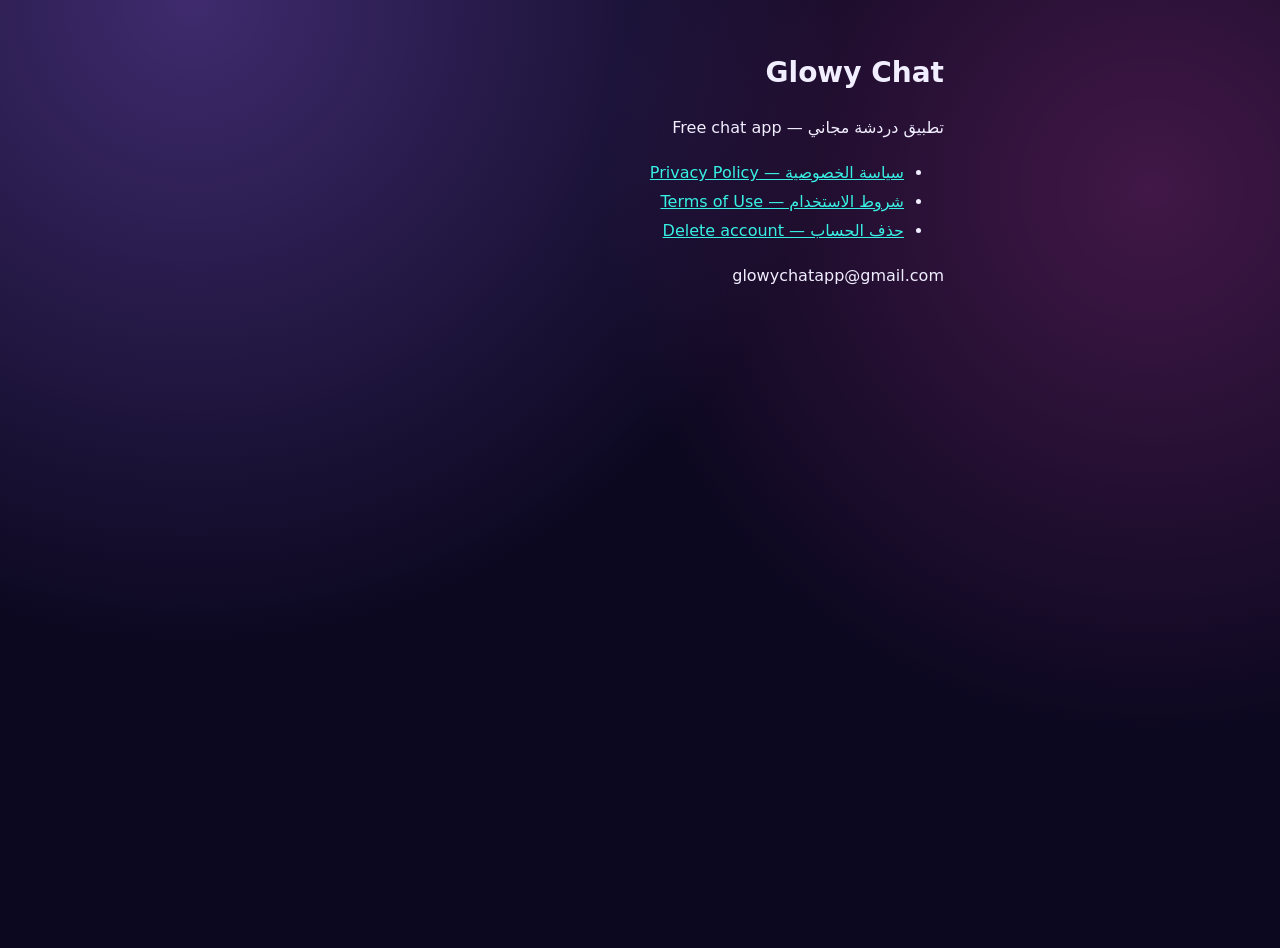
<file: index.html>
<!doctype html><html lang="ar" dir="rtl"><head><meta charset="utf-8"><meta name="viewport" content="width=device-width,initial-scale=1"><title>Glowy Chat</title><link rel="icon" href="favicon-64.png"><link rel="stylesheet" href="legal.css"></head>
<body><main style="max-width:640px;margin:48px auto;padding:0 16px;font-family:system-ui,sans-serif;line-height:1.8">
<h1>Glowy Chat</h1><p>تطبيق دردشة مجاني — Free chat app</p>
<ul><li><a href="privacy.html">سياسة الخصوصية — Privacy Policy</a></li><li><a href="terms.html">شروط الاستخدام — Terms of Use</a></li><li><a href="delete-account.html">حذف الحساب — Delete account</a></li></ul>
<p>glowychatapp@gmail.com</p></main></body></html>
</file>
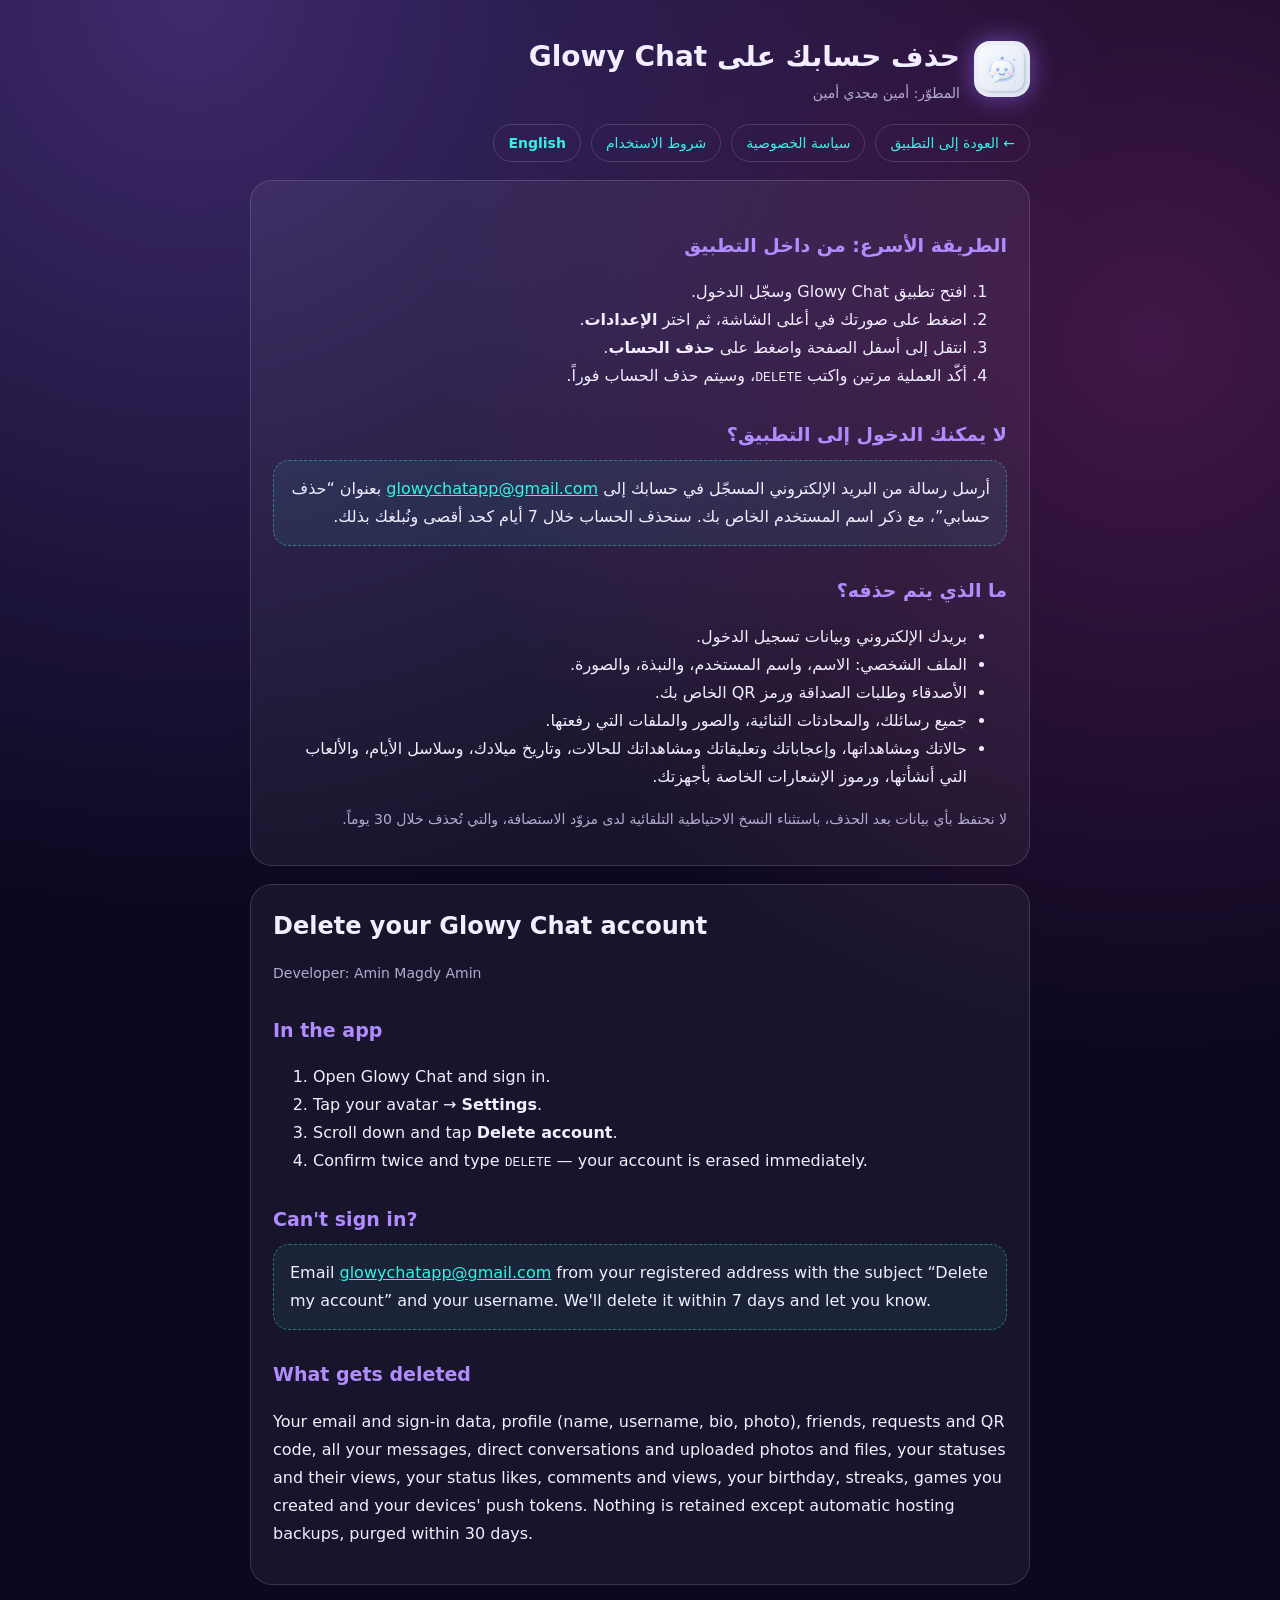
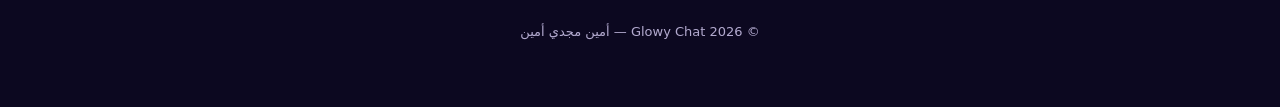
<file: delete-account.html>
<!doctype html>
<html lang="ar" dir="rtl">
  <head>
    <meta charset="UTF-8" />
    <meta name="viewport" content="width=device-width, initial-scale=1" />
    <title>حذف الحساب — Glowy Chat</title>
    <link rel="icon" type="image/png" href="favicon-64.png" />
    <link rel="stylesheet" href="legal.css" />
  </head>
  <body>
    <main>
      <header>
        <img src="glowy-icon-192.png" alt="Glowy Chat" />
        <div>
          <h1>حذف حسابك على Glowy Chat</h1>
          <div class="muted">المطوّر: أمين مجدي أمين</div>
        </div>
      </header>
      <nav>
        <a href="index.html">← العودة إلى التطبيق</a>
        <a href="privacy.html">سياسة الخصوصية</a>
        <a href="terms.html">شروط الاستخدام</a>
        <a class="lang-switch" href="#english">English</a>
      </nav>

      <section>
        <h2>الطريقة الأسرع: من داخل التطبيق</h2>
        <ol>
          <li>افتح تطبيق Glowy Chat وسجّل الدخول.</li>
          <li>اضغط على صورتك في أعلى الشاشة، ثم اختر <strong>الإعدادات</strong>.</li>
          <li>انتقل إلى أسفل الصفحة واضغط على <strong>حذف الحساب</strong>.</li>
          <li>أكّد العملية مرتين واكتب <code>DELETE</code>، وسيتم حذف الحساب فوراً.</li>
        </ol>

        <h2>لا يمكنك الدخول إلى التطبيق؟</h2>
        <div class="box">
          أرسل رسالة من البريد الإلكتروني المسجّل في حسابك إلى
          <a href="mailto:glowychatapp@gmail.com?subject=Glowy%20-%20Delete%20my%20account">glowychatapp@gmail.com</a>
          بعنوان “حذف حسابي”، مع ذكر اسم المستخدم الخاص بك. سنحذف الحساب خلال 7 أيام كحد أقصى ونُبلغك بذلك.
        </div>

        <h2>ما الذي يتم حذفه؟</h2>
        <ul>
          <li>بريدك الإلكتروني وبيانات تسجيل الدخول.</li>
          <li>الملف الشخصي: الاسم، واسم المستخدم، والنبذة، والصورة.</li>
          <li>الأصدقاء وطلبات الصداقة ورمز QR الخاص بك.</li>
          <li>جميع رسائلك، والمحادثات الثنائية، والصور والملفات التي رفعتها.</li>
          <li>حالاتك ومشاهداتها، وإعجاباتك وتعليقاتك ومشاهداتك للحالات، وتاريخ ميلادك، وسلاسل الأيام، والألعاب التي أنشأتها، ورموز الإشعارات الخاصة بأجهزتك.</li>
        </ul>
        <p class="muted">لا نحتفظ بأي بيانات بعد الحذف، باستثناء النسخ الاحتياطية التلقائية لدى مزوّد الاستضافة، والتي تُحذف خلال 30 يوماً.</p>
      </section>

      <section id="english" dir="ltr" lang="en">
        <h1 style="font-size: 24px">Delete your Glowy Chat account</h1>
        <p class="muted">Developer: Amin Magdy Amin</p>
        <h2>In the app</h2>
        <ol>
          <li>Open Glowy Chat and sign in.</li>
          <li>Tap your avatar → <strong>Settings</strong>.</li>
          <li>Scroll down and tap <strong>Delete account</strong>.</li>
          <li>Confirm twice and type <code>DELETE</code> — your account is erased immediately.</li>
        </ol>
        <h2>Can't sign in?</h2>
        <div class="box">
          Email <a href="mailto:glowychatapp@gmail.com?subject=Glowy%20-%20Delete%20my%20account">glowychatapp@gmail.com</a>
          from your registered address with the subject “Delete my account” and your username. We'll delete it within 7 days and let you know.
        </div>
        <h2>What gets deleted</h2>
        <p>
          Your email and sign-in data, profile (name, username, bio, photo), friends, requests and QR code, all your messages,
          direct conversations and uploaded photos and files, your statuses and their views, your status likes, comments and views, your birthday, streaks, games you created and your devices' push tokens.
          Nothing is retained except automatic hosting backups, purged within 30 days.
        </p>
      </section>

      <footer>© 2026 Glowy Chat — أمين مجدي أمين</footer>
    </main>
  </body>
</html>
</file>
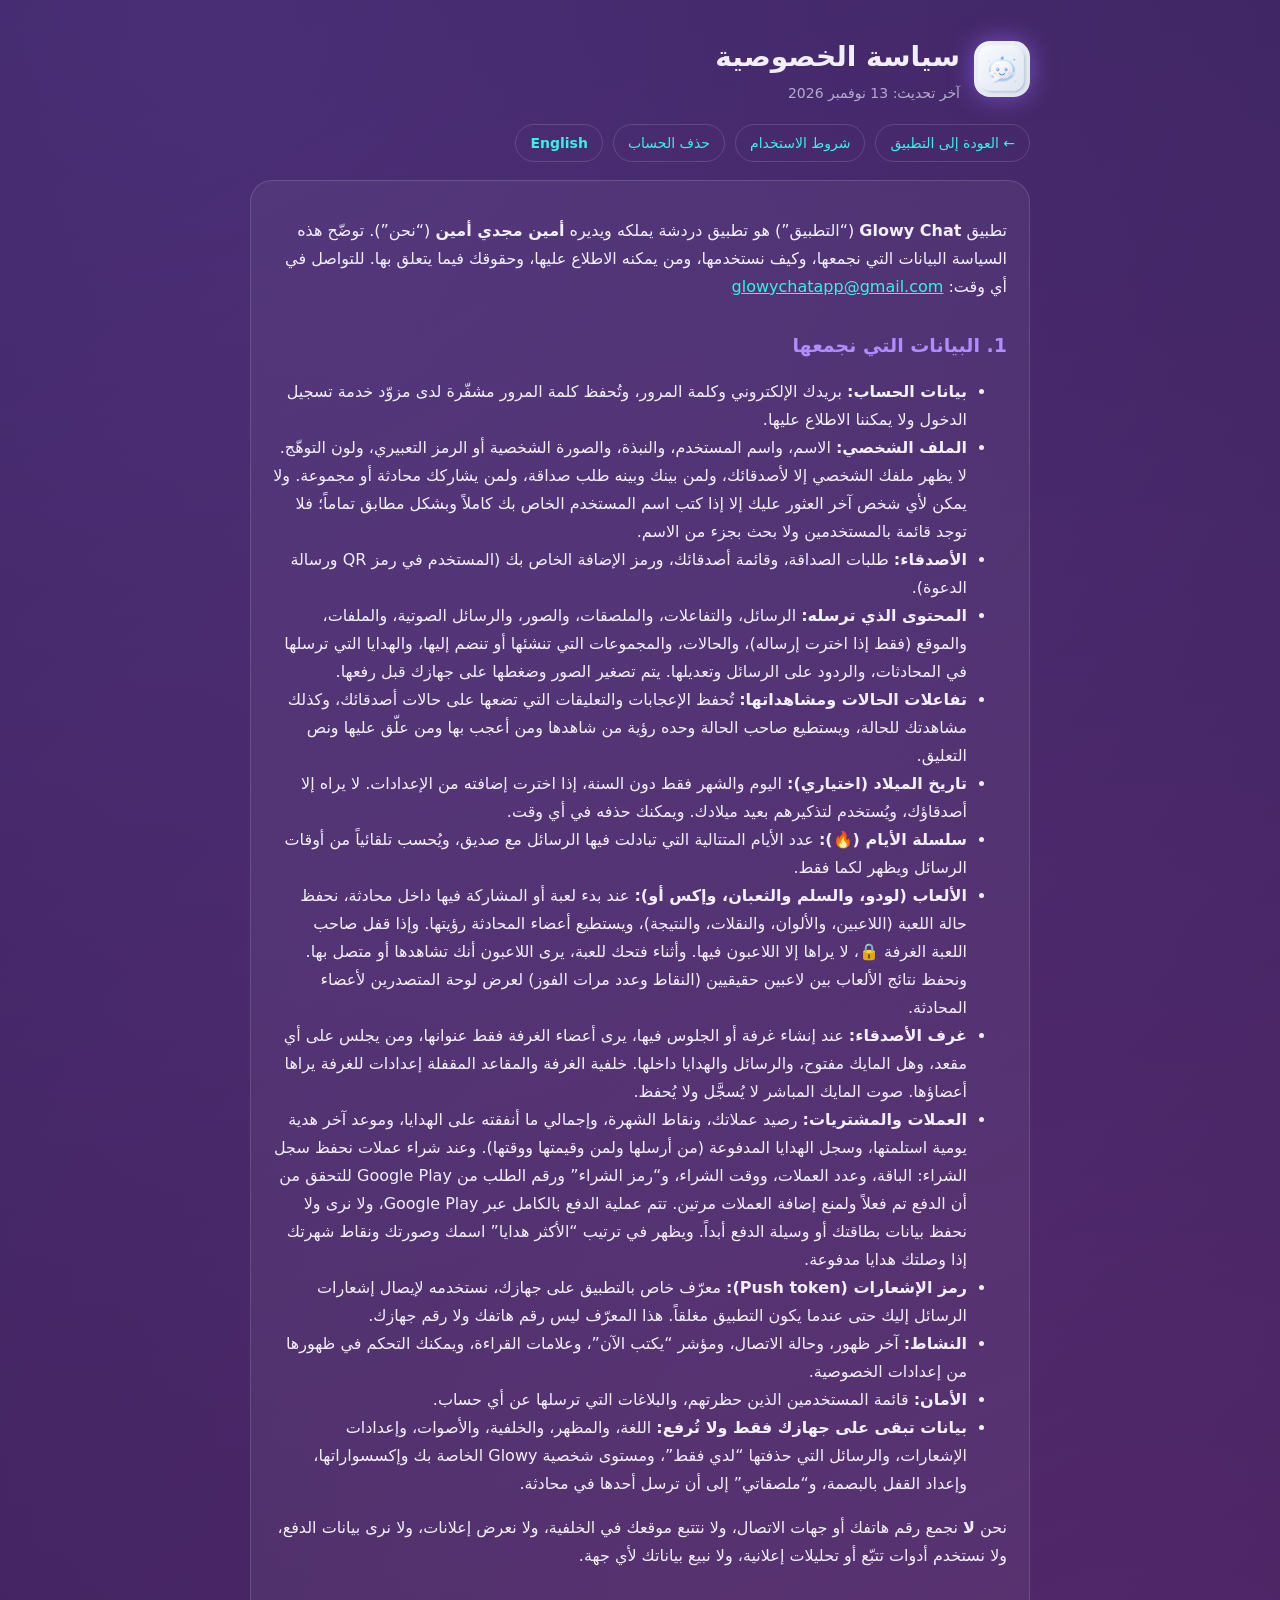
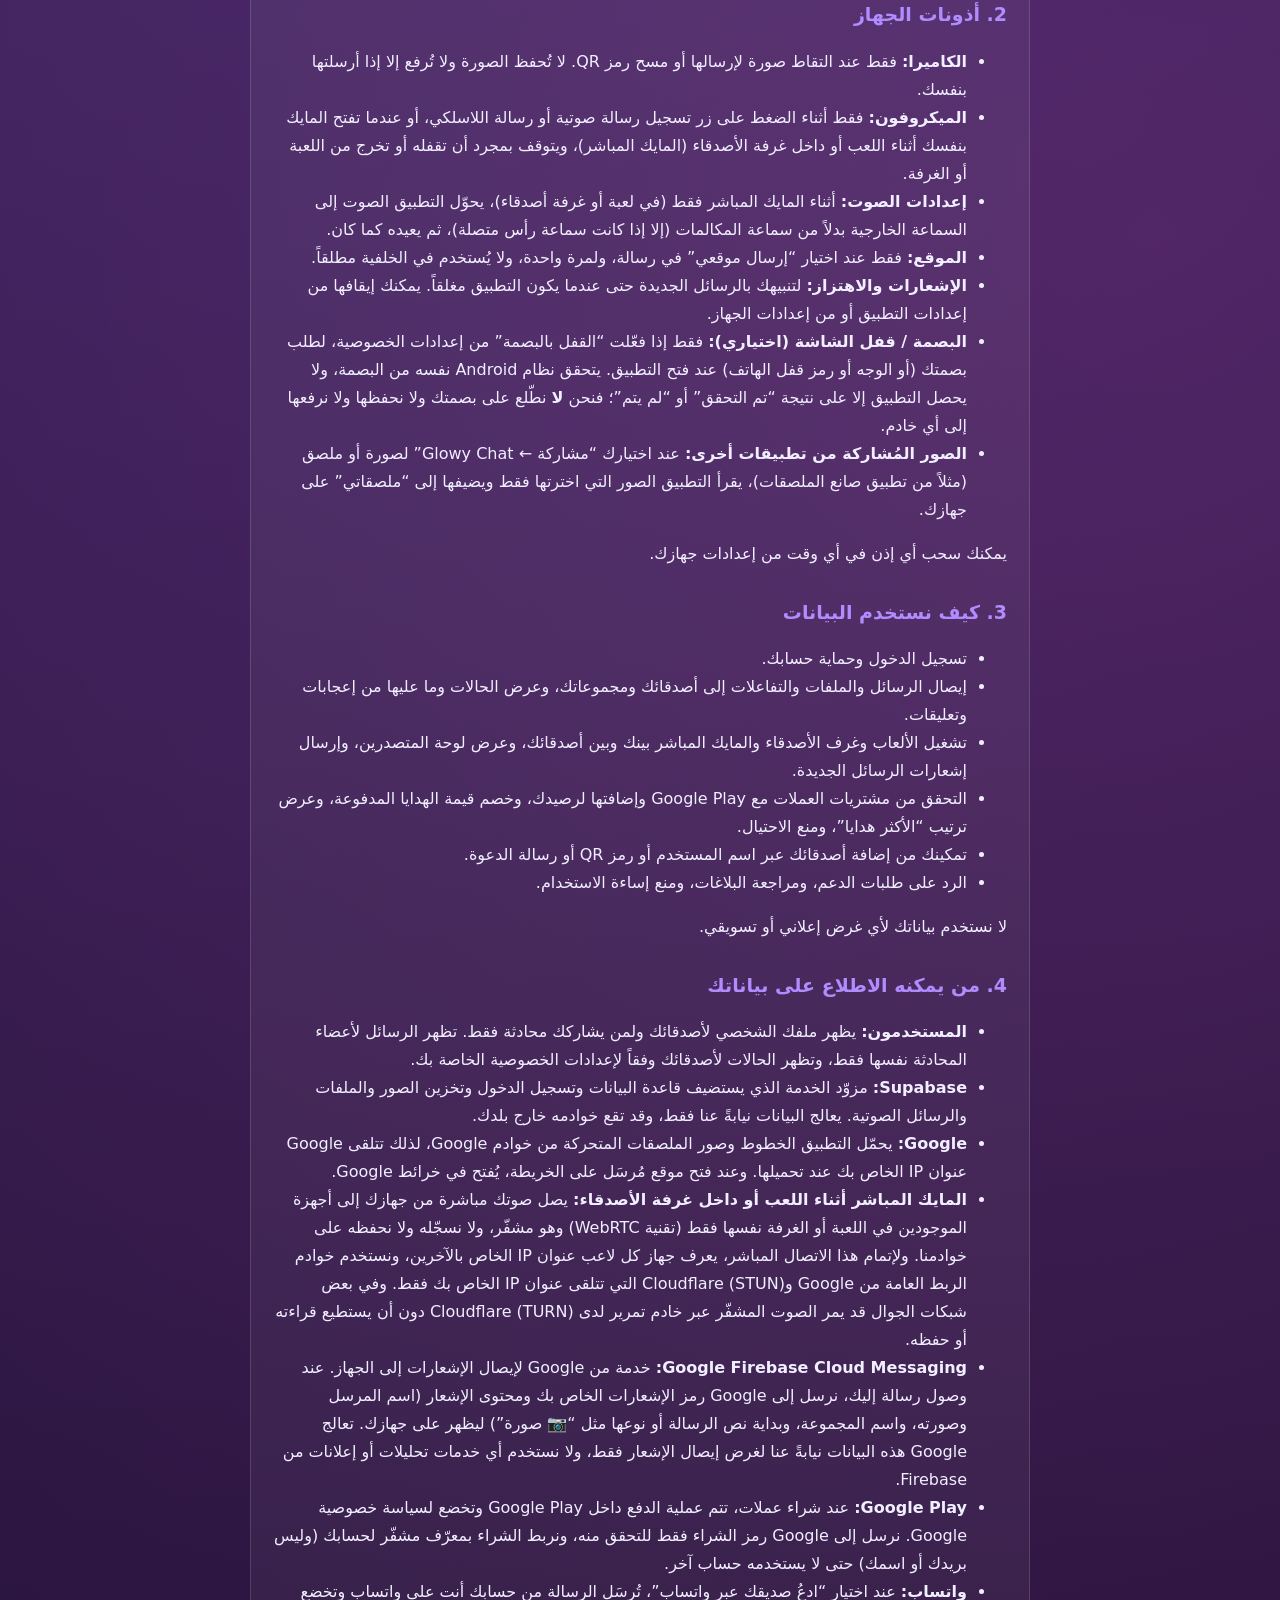
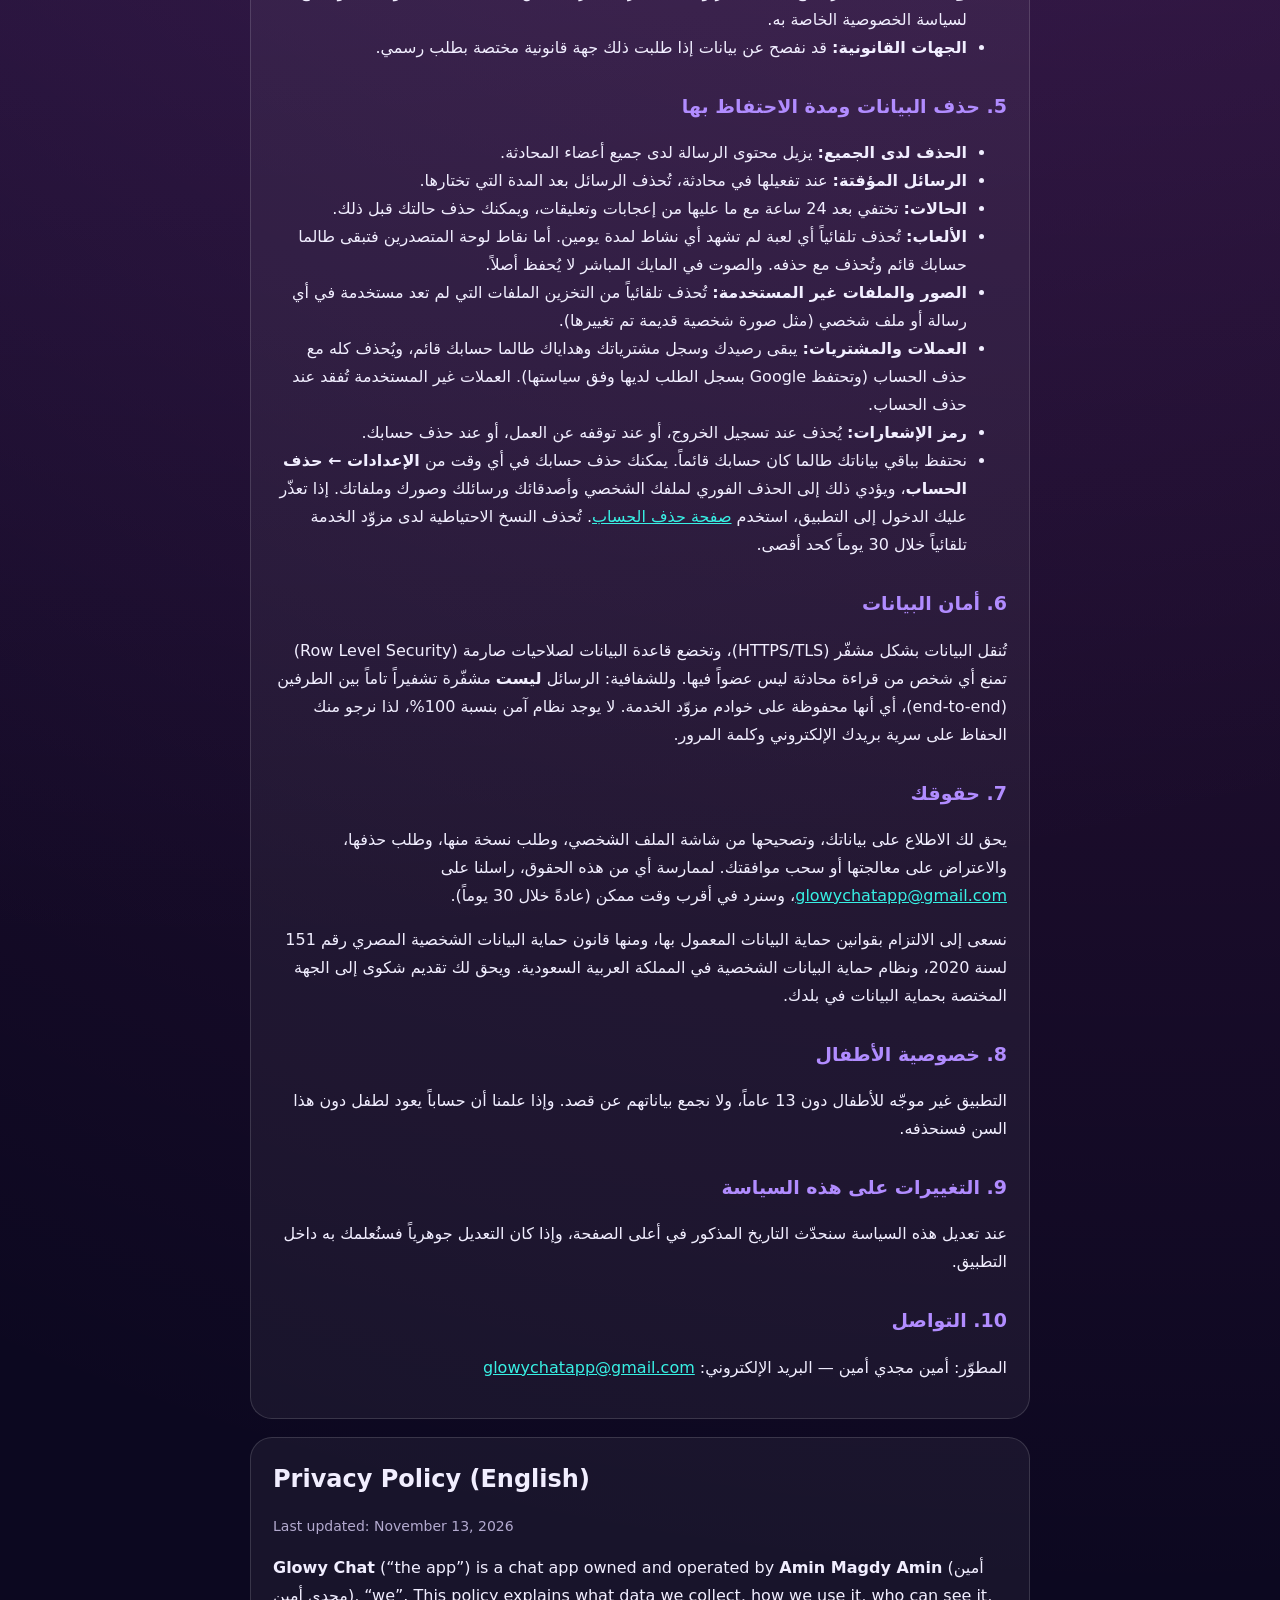
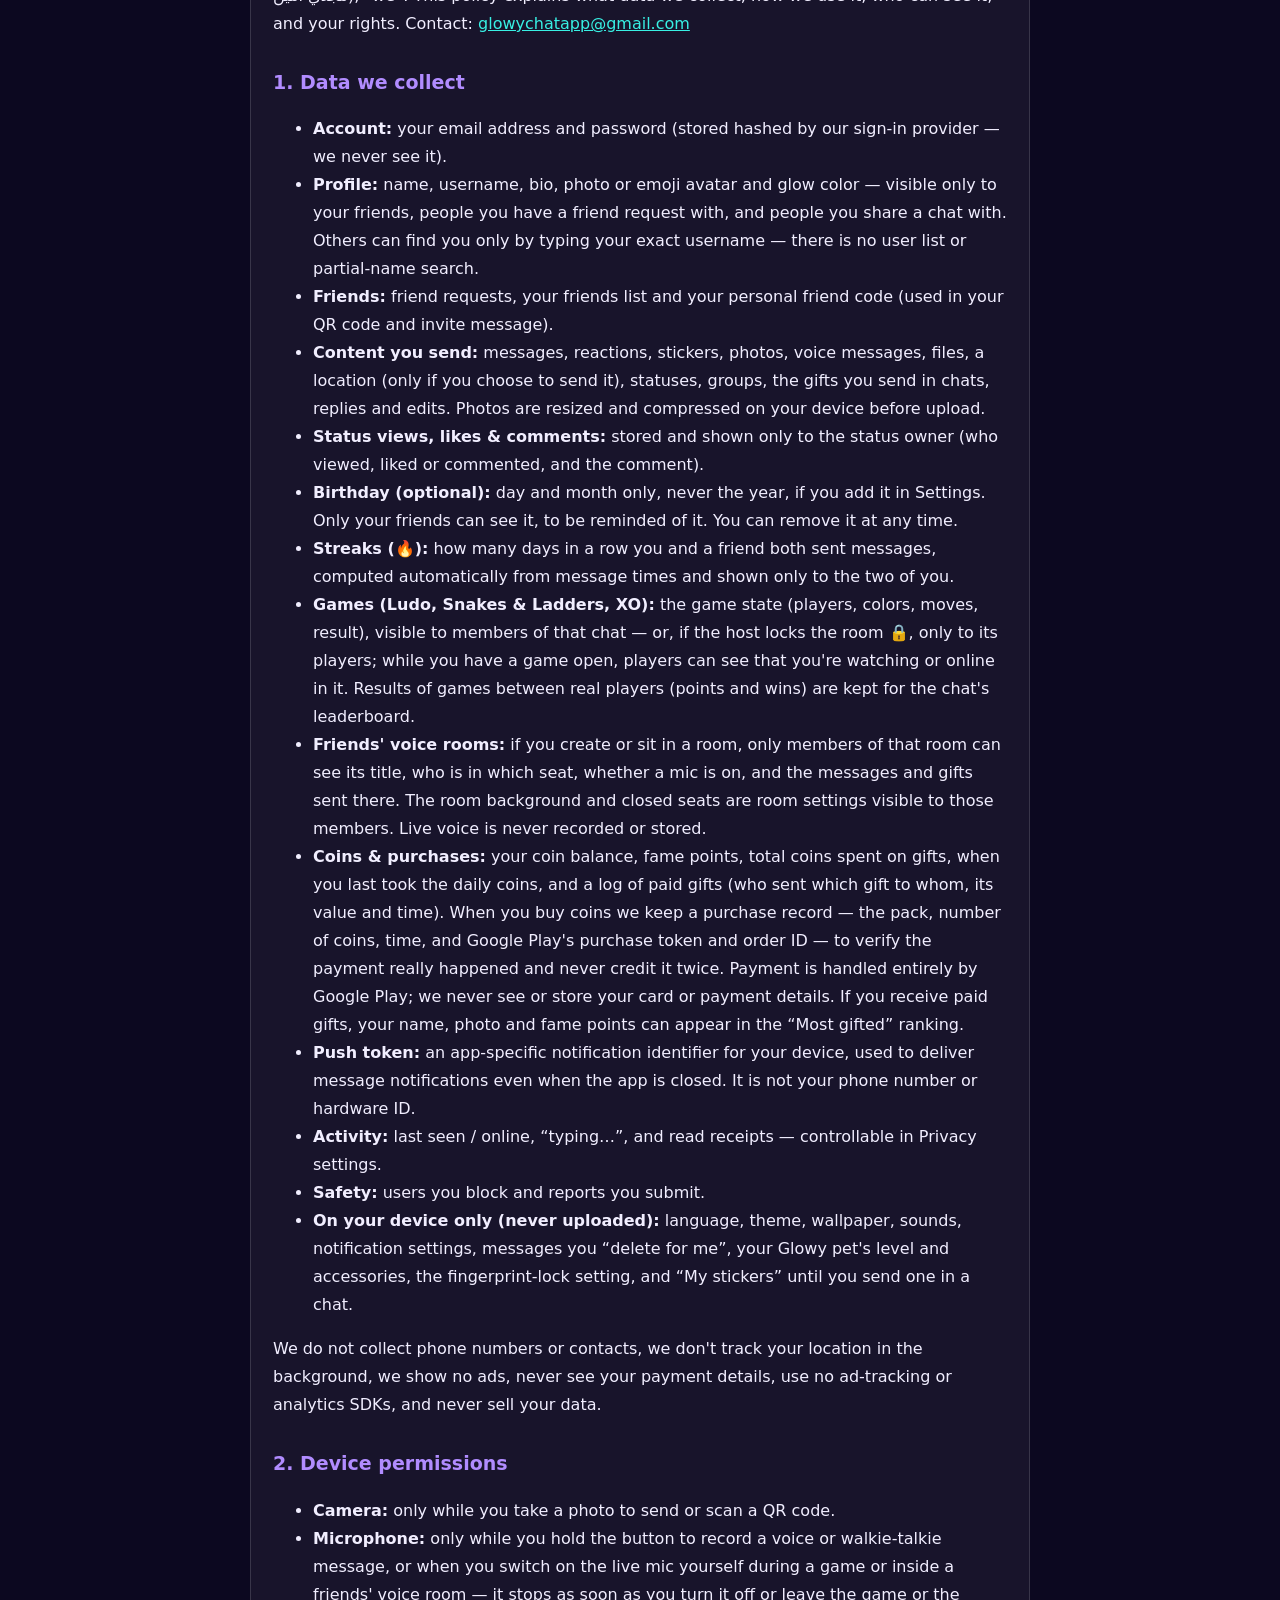
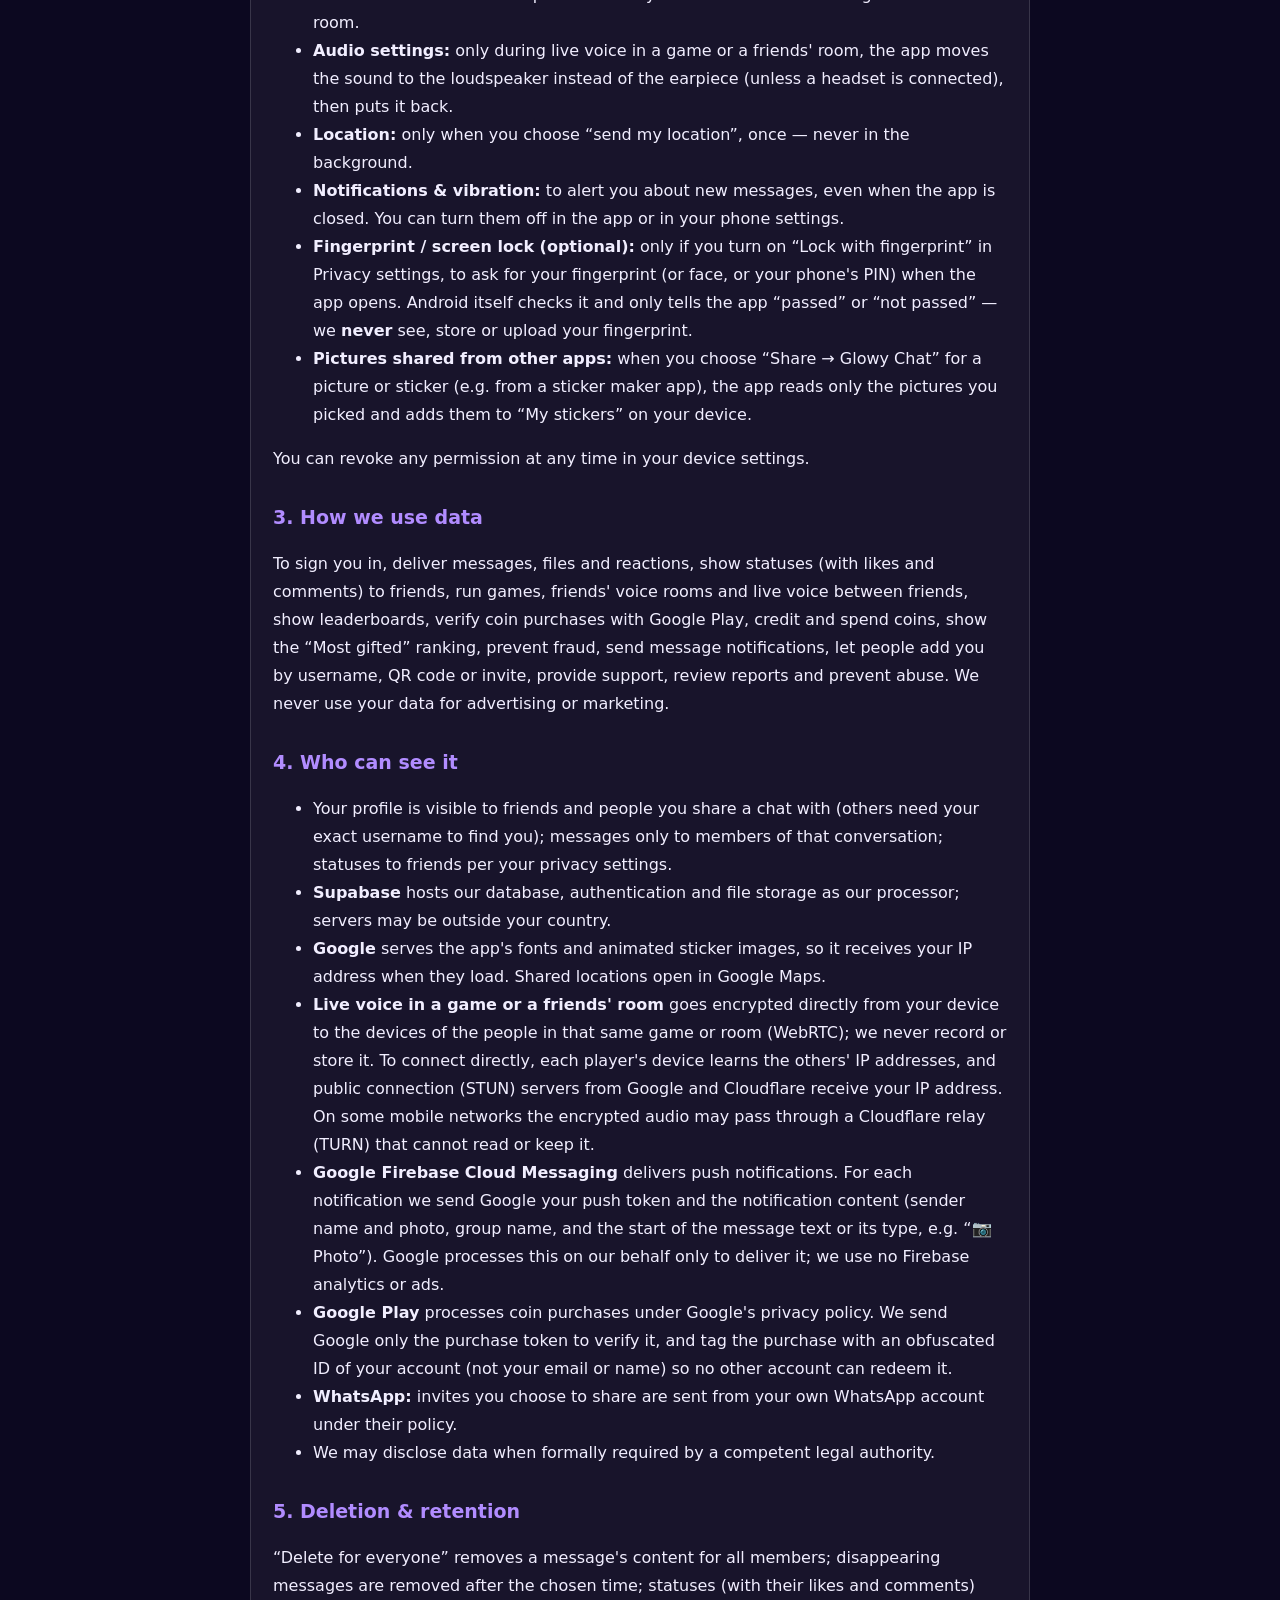
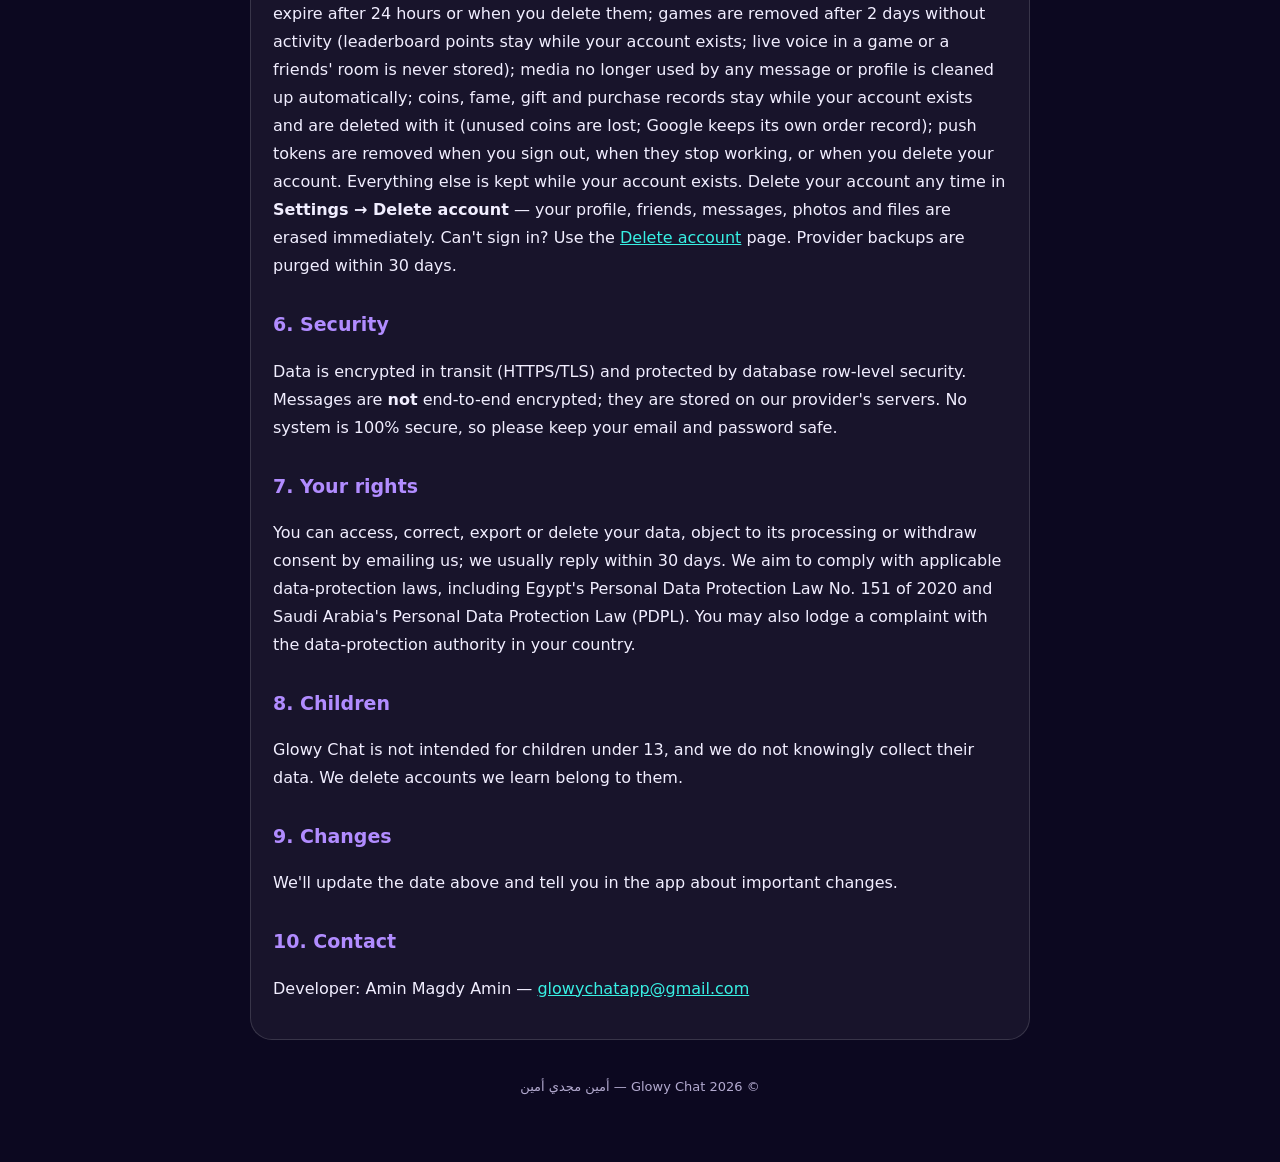
<file: privacy.html>
<!doctype html>
<html lang="ar" dir="rtl">
  <head>
    <meta charset="UTF-8" />
    <meta name="viewport" content="width=device-width, initial-scale=1" />
    <title>سياسة الخصوصية — Glowy Chat</title>
    <link rel="icon" type="image/png" href="favicon-64.png" />
    <link rel="stylesheet" href="legal.css" />
  </head>
  <body>
    <main>
      <header>
        <img src="glowy-icon-192.png" alt="Glowy Chat" />
        <div>
          <h1>سياسة الخصوصية</h1>
          <div class="muted">آخر تحديث: 13 نوفمبر 2026</div>
        </div>
      </header>
      <nav>
        <a href="index.html">← العودة إلى التطبيق</a>
        <a href="terms.html">شروط الاستخدام</a>
        <a href="delete-account.html">حذف الحساب</a>
        <a class="lang-switch" href="#english">English</a>
      </nav>

      <section>
        <p>
          تطبيق <strong>Glowy Chat</strong> (“التطبيق”) هو تطبيق دردشة يملكه ويديره <strong>أمين مجدي أمين</strong> (“نحن”).
          توضّح هذه السياسة البيانات التي نجمعها، وكيف نستخدمها، ومن يمكنه الاطلاع عليها، وحقوقك فيما يتعلق بها.
          للتواصل في أي وقت: <a href="mailto:glowychatapp@gmail.com">glowychatapp@gmail.com</a>
        </p>

        <h2>1. البيانات التي نجمعها</h2>
        <ul>
          <li><strong>بيانات الحساب:</strong> بريدك الإلكتروني وكلمة المرور، وتُحفظ كلمة المرور مشفّرة لدى مزوّد خدمة تسجيل الدخول ولا يمكننا الاطلاع عليها.</li>
          <li>
            <strong>الملف الشخصي:</strong> الاسم، واسم المستخدم، والنبذة، والصورة الشخصية أو الرمز التعبيري، ولون التوهّج.
            لا يظهر ملفك الشخصي إلا لأصدقائك، ولمن بينك وبينه طلب صداقة، ولمن يشاركك محادثة أو مجموعة.
            ولا يمكن لأي شخص آخر العثور عليك إلا إذا كتب اسم المستخدم الخاص بك كاملاً وبشكل مطابق تماماً؛ فلا توجد قائمة بالمستخدمين ولا بحث بجزء من الاسم.
          </li>
          <li><strong>الأصدقاء:</strong> طلبات الصداقة، وقائمة أصدقائك، ورمز الإضافة الخاص بك (المستخدم في رمز QR ورسالة الدعوة).</li>
          <li>
            <strong>المحتوى الذي ترسله:</strong> الرسائل، والتفاعلات، والملصقات، والصور، والرسائل الصوتية، والملفات، والموقع (فقط إذا اخترت إرساله)،
            والحالات، والمجموعات التي تنشئها أو تنضم إليها، والهدايا التي ترسلها في المحادثات، والردود على الرسائل وتعديلها. يتم تصغير الصور وضغطها على جهازك قبل رفعها.
          </li>
          <li><strong>تفاعلات الحالات ومشاهداتها:</strong> تُحفظ الإعجابات والتعليقات التي تضعها على حالات أصدقائك، وكذلك مشاهدتك للحالة، ويستطيع صاحب الحالة وحده رؤية من شاهدها ومن أعجب بها ومن علّق عليها ونص التعليق.</li>
          <li><strong>تاريخ الميلاد (اختياري):</strong> اليوم والشهر فقط دون السنة، إذا اخترت إضافته من الإعدادات. لا يراه إلا أصدقاؤك، ويُستخدم لتذكيرهم بعيد ميلادك. ويمكنك حذفه في أي وقت.</li>
          <li><strong>سلسلة الأيام (🔥):</strong> عدد الأيام المتتالية التي تبادلت فيها الرسائل مع صديق، ويُحسب تلقائياً من أوقات الرسائل ويظهر لكما فقط.</li>
          <li>
            <strong>الألعاب (لودو، والسلم والثعبان، وإكس أو):</strong> عند بدء لعبة أو المشاركة فيها داخل محادثة، نحفظ حالة اللعبة (اللاعبين، والألوان، والنقلات، والنتيجة)، ويستطيع أعضاء المحادثة رؤيتها.
            وإذا قفل صاحب اللعبة الغرفة 🔒، لا يراها إلا اللاعبون فيها.
            وأثناء فتحك للعبة، يرى اللاعبون أنك تشاهدها أو متصل بها.
            ونحفظ نتائج الألعاب بين لاعبين حقيقيين (النقاط وعدد مرات الفوز) لعرض لوحة المتصدرين لأعضاء المحادثة.
          </li>
          <li>
            <strong>غرف الأصدقاء:</strong> عند إنشاء غرفة أو الجلوس فيها، يرى أعضاء الغرفة فقط عنوانها، ومن يجلس على أي مقعد، وهل المايك مفتوح، والرسائل والهدايا داخلها.
            خلفية الغرفة والمقاعد المقفلة إعدادات للغرفة يراها أعضاؤها. صوت المايك المباشر لا يُسجَّل ولا يُحفظ.
          </li>
          <li>
            <strong>العملات والمشتريات:</strong> رصيد عملاتك، ونقاط الشهرة، وإجمالي ما أنفقته على الهدايا، وموعد آخر هدية يومية استلمتها،
            وسجل الهدايا المدفوعة (من أرسلها ولمن وقيمتها ووقتها). وعند شراء عملات نحفظ سجل الشراء: الباقة، وعدد العملات، ووقت الشراء،
            و“رمز الشراء” ورقم الطلب من Google Play للتحقق من أن الدفع تم فعلاً ولمنع إضافة العملات مرتين.
            تتم عملية الدفع بالكامل عبر Google Play، ولا نرى ولا نحفظ بيانات بطاقتك أو وسيلة الدفع أبداً.
            ويظهر في ترتيب “الأكثر هدايا” اسمك وصورتك ونقاط شهرتك إذا وصلتك هدايا مدفوعة.
          </li>
          <li><strong>رمز الإشعارات (Push token):</strong> معرّف خاص بالتطبيق على جهازك، نستخدمه لإيصال إشعارات الرسائل إليك حتى عندما يكون التطبيق مغلقاً. هذا المعرّف ليس رقم هاتفك ولا رقم جهازك.</li>
          <li><strong>النشاط:</strong> آخر ظهور، وحالة الاتصال، ومؤشر “يكتب الآن”، وعلامات القراءة، ويمكنك التحكم في ظهورها من إعدادات الخصوصية.</li>
          <li><strong>الأمان:</strong> قائمة المستخدمين الذين حظرتهم، والبلاغات التي ترسلها عن أي حساب.</li>
          <li><strong>بيانات تبقى على جهازك فقط ولا تُرفع:</strong> اللغة، والمظهر، والخلفية، والأصوات، وإعدادات الإشعارات، والرسائل التي حذفتها “لدي فقط”، ومستوى شخصية Glowy الخاصة بك وإكسسواراتها، وإعداد القفل بالبصمة، و“ملصقاتي” إلى أن ترسل أحدها في محادثة.</li>
        </ul>
        <p>
          نحن <strong>لا</strong> نجمع رقم هاتفك أو جهات الاتصال، ولا نتتبع موقعك في الخلفية، ولا نعرض إعلانات، ولا نرى بيانات الدفع،
          ولا نستخدم أدوات تتبّع أو تحليلات إعلانية، ولا نبيع بياناتك لأي جهة.
        </p>

        <h2>2. أذونات الجهاز</h2>
        <ul>
          <li><strong>الكاميرا:</strong> فقط عند التقاط صورة لإرسالها أو مسح رمز QR. لا تُحفظ الصورة ولا تُرفع إلا إذا أرسلتها بنفسك.</li>
          <li><strong>الميكروفون:</strong> فقط أثناء الضغط على زر تسجيل رسالة صوتية أو رسالة اللاسلكي، أو عندما تفتح المايك بنفسك أثناء اللعب أو داخل غرفة الأصدقاء (المايك المباشر)، ويتوقف بمجرد أن تقفله أو تخرج من اللعبة أو الغرفة.</li>
          <li><strong>إعدادات الصوت:</strong> أثناء المايك المباشر فقط (في لعبة أو غرفة أصدقاء)، يحوّل التطبيق الصوت إلى السماعة الخارجية بدلاً من سماعة المكالمات (إلا إذا كانت سماعة رأس متصلة)، ثم يعيده كما كان.</li>
          <li><strong>الموقع:</strong> فقط عند اختيار “إرسال موقعي” في رسالة، ولمرة واحدة، ولا يُستخدم في الخلفية مطلقاً.</li>
          <li><strong>الإشعارات والاهتزاز:</strong> لتنبيهك بالرسائل الجديدة حتى عندما يكون التطبيق مغلقاً. يمكنك إيقافها من إعدادات التطبيق أو من إعدادات الجهاز.</li>
          <li><strong>البصمة / قفل الشاشة (اختياري):</strong> فقط إذا فعّلت “القفل بالبصمة” من إعدادات الخصوصية، لطلب بصمتك (أو الوجه أو رمز قفل الهاتف) عند فتح التطبيق. يتحقق نظام Android نفسه من البصمة، ولا يحصل التطبيق إلا على نتيجة “تم التحقق” أو “لم يتم”؛ فنحن <strong>لا</strong> نطّلع على بصمتك ولا نحفظها ولا نرفعها إلى أي خادم.</li>
          <li><strong>الصور المُشاركة من تطبيقات أخرى:</strong> عند اختيارك “مشاركة ← Glowy Chat” لصورة أو ملصق (مثلاً من تطبيق صانع الملصقات)، يقرأ التطبيق الصور التي اخترتها فقط ويضيفها إلى “ملصقاتي” على جهازك.</li>
        </ul>
        <p>يمكنك سحب أي إذن في أي وقت من إعدادات جهازك.</p>

        <h2>3. كيف نستخدم البيانات</h2>
        <ul>
          <li>تسجيل الدخول وحماية حسابك.</li>
          <li>إيصال الرسائل والملفات والتفاعلات إلى أصدقائك ومجموعاتك، وعرض الحالات وما عليها من إعجابات وتعليقات.</li>
          <li>تشغيل الألعاب وغرف الأصدقاء والمايك المباشر بينك وبين أصدقائك، وعرض لوحة المتصدرين، وإرسال إشعارات الرسائل الجديدة.</li>
          <li>التحقق من مشتريات العملات مع Google Play وإضافتها لرصيدك، وخصم قيمة الهدايا المدفوعة، وعرض ترتيب “الأكثر هدايا”، ومنع الاحتيال.</li>
          <li>تمكينك من إضافة أصدقائك عبر اسم المستخدم أو رمز QR أو رسالة الدعوة.</li>
          <li>الرد على طلبات الدعم، ومراجعة البلاغات، ومنع إساءة الاستخدام.</li>
        </ul>
        <p>لا نستخدم بياناتك لأي غرض إعلاني أو تسويقي.</p>

        <h2>4. من يمكنه الاطلاع على بياناتك</h2>
        <ul>
          <li>
            <strong>المستخدمون:</strong> يظهر ملفك الشخصي لأصدقائك ولمن يشاركك محادثة فقط. تظهر الرسائل لأعضاء المحادثة نفسها فقط،
            وتظهر الحالات لأصدقائك وفقاً لإعدادات الخصوصية الخاصة بك.
          </li>
          <li>
            <strong>Supabase:</strong> مزوّد الخدمة الذي يستضيف قاعدة البيانات وتسجيل الدخول وتخزين الصور والملفات والرسائل الصوتية.
            يعالج البيانات نيابةً عنا فقط، وقد تقع خوادمه خارج بلدك.
          </li>
          <li>
            <strong>Google:</strong> يحمّل التطبيق الخطوط وصور الملصقات المتحركة من خوادم Google، لذلك تتلقى Google عنوان IP الخاص بك عند تحميلها.
            وعند فتح موقع مُرسَل على الخريطة، يُفتح في خرائط Google.
          </li>
          <li>
            <strong>المايك المباشر أثناء اللعب أو داخل غرفة الأصدقاء:</strong> يصل صوتك مباشرة من جهازك إلى أجهزة الموجودين في اللعبة أو الغرفة نفسها فقط (تقنية WebRTC) وهو مشفّر،
            ولا نسجّله ولا نحفظه على خوادمنا. ولإتمام هذا الاتصال المباشر، يعرف جهاز كل لاعب عنوان IP الخاص بالآخرين،
            ونستخدم خوادم الربط العامة من Google وCloudflare (STUN) التي تتلقى عنوان IP الخاص بك فقط.
            وفي بعض شبكات الجوال قد يمر الصوت المشفّر عبر خادم تمرير لدى Cloudflare (TURN) دون أن يستطيع قراءته أو حفظه.
          </li>
          <li>
            <strong>Google Firebase Cloud Messaging:</strong> خدمة من Google لإيصال الإشعارات إلى الجهاز.
            عند وصول رسالة إليك، نرسل إلى Google رمز الإشعارات الخاص بك ومحتوى الإشعار (اسم المرسل وصورته، واسم المجموعة، وبداية نص الرسالة أو نوعها مثل “📷 صورة”) ليظهر على جهازك.
            تعالج Google هذه البيانات نيابةً عنا لغرض إيصال الإشعار فقط، ولا نستخدم أي خدمات تحليلات أو إعلانات من Firebase.
          </li>
          <li>
            <strong>Google Play:</strong> عند شراء عملات، تتم عملية الدفع داخل Google Play وتخضع لسياسة خصوصية Google.
            نرسل إلى Google رمز الشراء فقط للتحقق منه، ونربط الشراء بمعرّف مشفّر لحسابك (وليس بريدك أو اسمك) حتى لا يستخدمه حساب آخر.
          </li>
          <li><strong>واتساب:</strong> عند اختيار “ادعُ صديقك عبر واتساب”، تُرسَل الرسالة من حسابك أنت على واتساب وتخضع لسياسة الخصوصية الخاصة به.</li>
          <li><strong>الجهات القانونية:</strong> قد نفصح عن بيانات إذا طلبت ذلك جهة قانونية مختصة بطلب رسمي.</li>
        </ul>

        <h2>5. حذف البيانات ومدة الاحتفاظ بها</h2>
        <ul>
          <li><strong>الحذف لدى الجميع:</strong> يزيل محتوى الرسالة لدى جميع أعضاء المحادثة.</li>
          <li><strong>الرسائل المؤقتة:</strong> عند تفعيلها في محادثة، تُحذف الرسائل بعد المدة التي تختارها.</li>
          <li><strong>الحالات:</strong> تختفي بعد 24 ساعة مع ما عليها من إعجابات وتعليقات، ويمكنك حذف حالتك قبل ذلك.</li>
          <li><strong>الألعاب:</strong> تُحذف تلقائياً أي لعبة لم تشهد أي نشاط لمدة يومين. أما نقاط لوحة المتصدرين فتبقى طالما حسابك قائم وتُحذف مع حذفه. والصوت في المايك المباشر لا يُحفظ أصلاً.</li>
          <li><strong>الصور والملفات غير المستخدمة:</strong> تُحذف تلقائياً من التخزين الملفات التي لم تعد مستخدمة في أي رسالة أو ملف شخصي (مثل صورة شخصية قديمة تم تغييرها).</li>
          <li><strong>العملات والمشتريات:</strong> يبقى رصيدك وسجل مشترياتك وهداياك طالما حسابك قائم، ويُحذف كله مع حذف الحساب (وتحتفظ Google بسجل الطلب لديها وفق سياستها). العملات غير المستخدمة تُفقد عند حذف الحساب.</li>
          <li><strong>رمز الإشعارات:</strong> يُحذف عند تسجيل الخروج، أو عند توقفه عن العمل، أو عند حذف حسابك.</li>
          <li>
            نحتفظ بباقي بياناتك طالما كان حسابك قائماً. يمكنك حذف حسابك في أي وقت من
            <strong>الإعدادات ← حذف الحساب</strong>، ويؤدي ذلك إلى الحذف الفوري لملفك الشخصي وأصدقائك ورسائلك وصورك وملفاتك.
            إذا تعذّر عليك الدخول إلى التطبيق، استخدم <a href="delete-account.html">صفحة حذف الحساب</a>.
            تُحذف النسخ الاحتياطية لدى مزوّد الخدمة تلقائياً خلال 30 يوماً كحد أقصى.
          </li>
        </ul>

        <h2>6. أمان البيانات</h2>
        <p>
          تُنقل البيانات بشكل مشفّر (HTTPS/TLS)، وتخضع قاعدة البيانات لصلاحيات صارمة (Row Level Security) تمنع أي شخص من قراءة محادثة ليس عضواً فيها.
          وللشفافية: الرسائل <strong>ليست</strong> مشفّرة تشفيراً تاماً بين الطرفين (end-to-end)، أي أنها محفوظة على خوادم مزوّد الخدمة.
          لا يوجد نظام آمن بنسبة 100%، لذا نرجو منك الحفاظ على سرية بريدك الإلكتروني وكلمة المرور.
        </p>

        <h2>7. حقوقك</h2>
        <p>
          يحق لك الاطلاع على بياناتك، وتصحيحها من شاشة الملف الشخصي، وطلب نسخة منها، وطلب حذفها، والاعتراض على معالجتها أو سحب موافقتك.
          لممارسة أي من هذه الحقوق، راسلنا على <a href="mailto:glowychatapp@gmail.com">glowychatapp@gmail.com</a>، وسنرد في أقرب وقت ممكن (عادةً خلال 30 يوماً).
        </p>
        <p>
          نسعى إلى الالتزام بقوانين حماية البيانات المعمول بها، ومنها قانون حماية البيانات الشخصية المصري رقم 151 لسنة 2020،
          ونظام حماية البيانات الشخصية في المملكة العربية السعودية. ويحق لك تقديم شكوى إلى الجهة المختصة بحماية البيانات في بلدك.
        </p>

        <h2>8. خصوصية الأطفال</h2>
        <p>التطبيق غير موجّه للأطفال دون 13 عاماً، ولا نجمع بياناتهم عن قصد. وإذا علمنا أن حساباً يعود لطفل دون هذا السن فسنحذفه.</p>

        <h2>9. التغييرات على هذه السياسة</h2>
        <p>عند تعديل هذه السياسة سنحدّث التاريخ المذكور في أعلى الصفحة، وإذا كان التعديل جوهرياً فسنُعلمك به داخل التطبيق.</p>

        <h2>10. التواصل</h2>
        <p>
          المطوّر: أمين مجدي أمين — البريد الإلكتروني:
          <a href="mailto:glowychatapp@gmail.com">glowychatapp@gmail.com</a>
        </p>
      </section>

      <section id="english" dir="ltr" lang="en">
        <h1 style="font-size: 24px">Privacy Policy (English)</h1>
        <p class="muted">Last updated: November 13, 2026</p>
        <p>
          <strong>Glowy Chat</strong> (“the app”) is a chat app owned and operated by <strong>Amin Magdy Amin</strong> (أمين مجدي أمين), “we”.
          This policy explains what data we collect, how we use it, who can see it, and your rights.
          Contact: <a href="mailto:glowychatapp@gmail.com">glowychatapp@gmail.com</a>
        </p>

        <h2>1. Data we collect</h2>
        <ul>
          <li><strong>Account:</strong> your email address and password (stored hashed by our sign-in provider — we never see it).</li>
          <li><strong>Profile:</strong> name, username, bio, photo or emoji avatar and glow color — visible only to your friends, people you have a friend request with, and people you share a chat with. Others can find you only by typing your exact username — there is no user list or partial-name search.</li>
          <li><strong>Friends:</strong> friend requests, your friends list and your personal friend code (used in your QR code and invite message).</li>
          <li><strong>Content you send:</strong> messages, reactions, stickers, photos, voice messages, files, a location (only if you choose to send it), statuses, groups, the gifts you send in chats, replies and edits. Photos are resized and compressed on your device before upload.</li>
          <li><strong>Status views, likes &amp; comments:</strong> stored and shown only to the status owner (who viewed, liked or commented, and the comment).</li>
          <li><strong>Birthday (optional):</strong> day and month only, never the year, if you add it in Settings. Only your friends can see it, to be reminded of it. You can remove it at any time.</li>
          <li><strong>Streaks (🔥):</strong> how many days in a row you and a friend both sent messages, computed automatically from message times and shown only to the two of you.</li>
          <li><strong>Games (Ludo, Snakes &amp; Ladders, XO):</strong> the game state (players, colors, moves, result), visible to members of that chat — or, if the host locks the room 🔒, only to its players; while you have a game open, players can see that you're watching or online in it. Results of games between real players (points and wins) are kept for the chat's leaderboard.</li>
          <li><strong>Friends' voice rooms:</strong> if you create or sit in a room, only members of that room can see its title, who is in which seat, whether a mic is on, and the messages and gifts sent there. The room background and closed seats are room settings visible to those members. Live voice is never recorded or stored.</li>
          <li><strong>Coins &amp; purchases:</strong> your coin balance, fame points, total coins spent on gifts, when you last took the daily coins, and a log of paid gifts (who sent which gift to whom, its value and time). When you buy coins we keep a purchase record — the pack, number of coins, time, and Google Play's purchase token and order ID — to verify the payment really happened and never credit it twice. Payment is handled entirely by Google Play; we never see or store your card or payment details. If you receive paid gifts, your name, photo and fame points can appear in the “Most gifted” ranking.</li>
          <li><strong>Push token:</strong> an app-specific notification identifier for your device, used to deliver message notifications even when the app is closed. It is not your phone number or hardware ID.</li>
          <li><strong>Activity:</strong> last seen / online, “typing…”, and read receipts — controllable in Privacy settings.</li>
          <li><strong>Safety:</strong> users you block and reports you submit.</li>
          <li><strong>On your device only (never uploaded):</strong> language, theme, wallpaper, sounds, notification settings, messages you “delete for me”, your Glowy pet's level and accessories, the fingerprint-lock setting, and “My stickers” until you send one in a chat.</li>
        </ul>
        <p>We do not collect phone numbers or contacts, we don't track your location in the background, we show no ads, never see your payment details, use no ad-tracking or analytics SDKs, and never sell your data.</p>

        <h2>2. Device permissions</h2>
        <ul>
          <li><strong>Camera:</strong> only while you take a photo to send or scan a QR code.</li>
          <li><strong>Microphone:</strong> only while you hold the button to record a voice or walkie-talkie message, or when you switch on the live mic yourself during a game or inside a friends' voice room — it stops as soon as you turn it off or leave the game or the room.</li>
          <li><strong>Audio settings:</strong> only during live voice in a game or a friends' room, the app moves the sound to the loudspeaker instead of the earpiece (unless a headset is connected), then puts it back.</li>
          <li><strong>Location:</strong> only when you choose “send my location”, once — never in the background.</li>
          <li><strong>Notifications &amp; vibration:</strong> to alert you about new messages, even when the app is closed. You can turn them off in the app or in your phone settings.</li>
          <li><strong>Fingerprint / screen lock (optional):</strong> only if you turn on “Lock with fingerprint” in Privacy settings, to ask for your fingerprint (or face, or your phone's PIN) when the app opens. Android itself checks it and only tells the app “passed” or “not passed” — we <strong>never</strong> see, store or upload your fingerprint.</li>
          <li><strong>Pictures shared from other apps:</strong> when you choose “Share → Glowy Chat” for a picture or sticker (e.g. from a sticker maker app), the app reads only the pictures you picked and adds them to “My stickers” on your device.</li>
        </ul>
        <p>You can revoke any permission at any time in your device settings.</p>

        <h2>3. How we use data</h2>
        <p>To sign you in, deliver messages, files and reactions, show statuses (with likes and comments) to friends, run games, friends' voice rooms and live voice between friends, show leaderboards, verify coin purchases with Google Play, credit and spend coins, show the “Most gifted” ranking, prevent fraud, send message notifications, let people add you by username, QR code or invite, provide support, review reports and prevent abuse. We never use your data for advertising or marketing.</p>

        <h2>4. Who can see it</h2>
        <ul>
          <li>Your profile is visible to friends and people you share a chat with (others need your exact username to find you); messages only to members of that conversation; statuses to friends per your privacy settings.</li>
          <li><strong>Supabase</strong> hosts our database, authentication and file storage as our processor; servers may be outside your country.</li>
          <li><strong>Google</strong> serves the app's fonts and animated sticker images, so it receives your IP address when they load. Shared locations open in Google Maps.</li>
          <li><strong>Live voice in a game or a friends' room</strong> goes encrypted directly from your device to the devices of the people in that same game or room (WebRTC); we never record or store it. To connect directly, each player's device learns the others' IP addresses, and public connection (STUN) servers from Google and Cloudflare receive your IP address. On some mobile networks the encrypted audio may pass through a Cloudflare relay (TURN) that cannot read or keep it.</li>
          <li><strong>Google Firebase Cloud Messaging</strong> delivers push notifications. For each notification we send Google your push token and the notification content (sender name and photo, group name, and the start of the message text or its type, e.g. “📷 Photo”). Google processes this on our behalf only to deliver it; we use no Firebase analytics or ads.</li>
          <li><strong>Google Play</strong> processes coin purchases under Google's privacy policy. We send Google only the purchase token to verify it, and tag the purchase with an obfuscated ID of your account (not your email or name) so no other account can redeem it.</li>
          <li><strong>WhatsApp:</strong> invites you choose to share are sent from your own WhatsApp account under their policy.</li>
          <li>We may disclose data when formally required by a competent legal authority.</li>
        </ul>

        <h2>5. Deletion &amp; retention</h2>
        <p>
          “Delete for everyone” removes a message's content for all members; disappearing messages are removed after the chosen time;
          statuses (with their likes and comments) expire after 24 hours or when you delete them; games are removed after 2 days without activity (leaderboard points stay while your account exists; live voice in a game or a friends' room is never stored);
          media no longer used by any message or profile is cleaned up automatically; coins, fame, gift and purchase records stay while your account exists and are deleted with it (unused coins are lost; Google keeps its own order record); push tokens are removed when you sign out, when they stop working, or when you delete your account.
          Everything else is kept while your account exists. Delete your account any time in <strong>Settings → Delete account</strong> — your profile, friends, messages,
          photos and files are erased immediately. Can't sign in? Use the <a href="delete-account.html">Delete account</a> page. Provider backups are purged within 30 days.
        </p>

        <h2>6. Security</h2>
        <p>Data is encrypted in transit (HTTPS/TLS) and protected by database row-level security. Messages are <strong>not</strong> end-to-end encrypted; they are stored on our provider's servers. No system is 100% secure, so please keep your email and password safe.</p>

        <h2>7. Your rights</h2>
        <p>
          You can access, correct, export or delete your data, object to its processing or withdraw consent by emailing us; we usually reply within 30 days.
          We aim to comply with applicable data-protection laws, including Egypt's Personal Data Protection Law No. 151 of 2020 and Saudi Arabia's Personal Data Protection Law (PDPL).
          You may also lodge a complaint with the data-protection authority in your country.
        </p>

        <h2>8. Children</h2>
        <p>Glowy Chat is not intended for children under 13, and we do not knowingly collect their data. We delete accounts we learn belong to them.</p>

        <h2>9. Changes</h2>
        <p>We'll update the date above and tell you in the app about important changes.</p>

        <h2>10. Contact</h2>
        <p>Developer: Amin Magdy Amin — <a href="mailto:glowychatapp@gmail.com">glowychatapp@gmail.com</a></p>
      </section>

      <footer>© 2026 Glowy Chat — أمين مجدي أمين</footer>
    </main>
  </body>
</html>
</file>
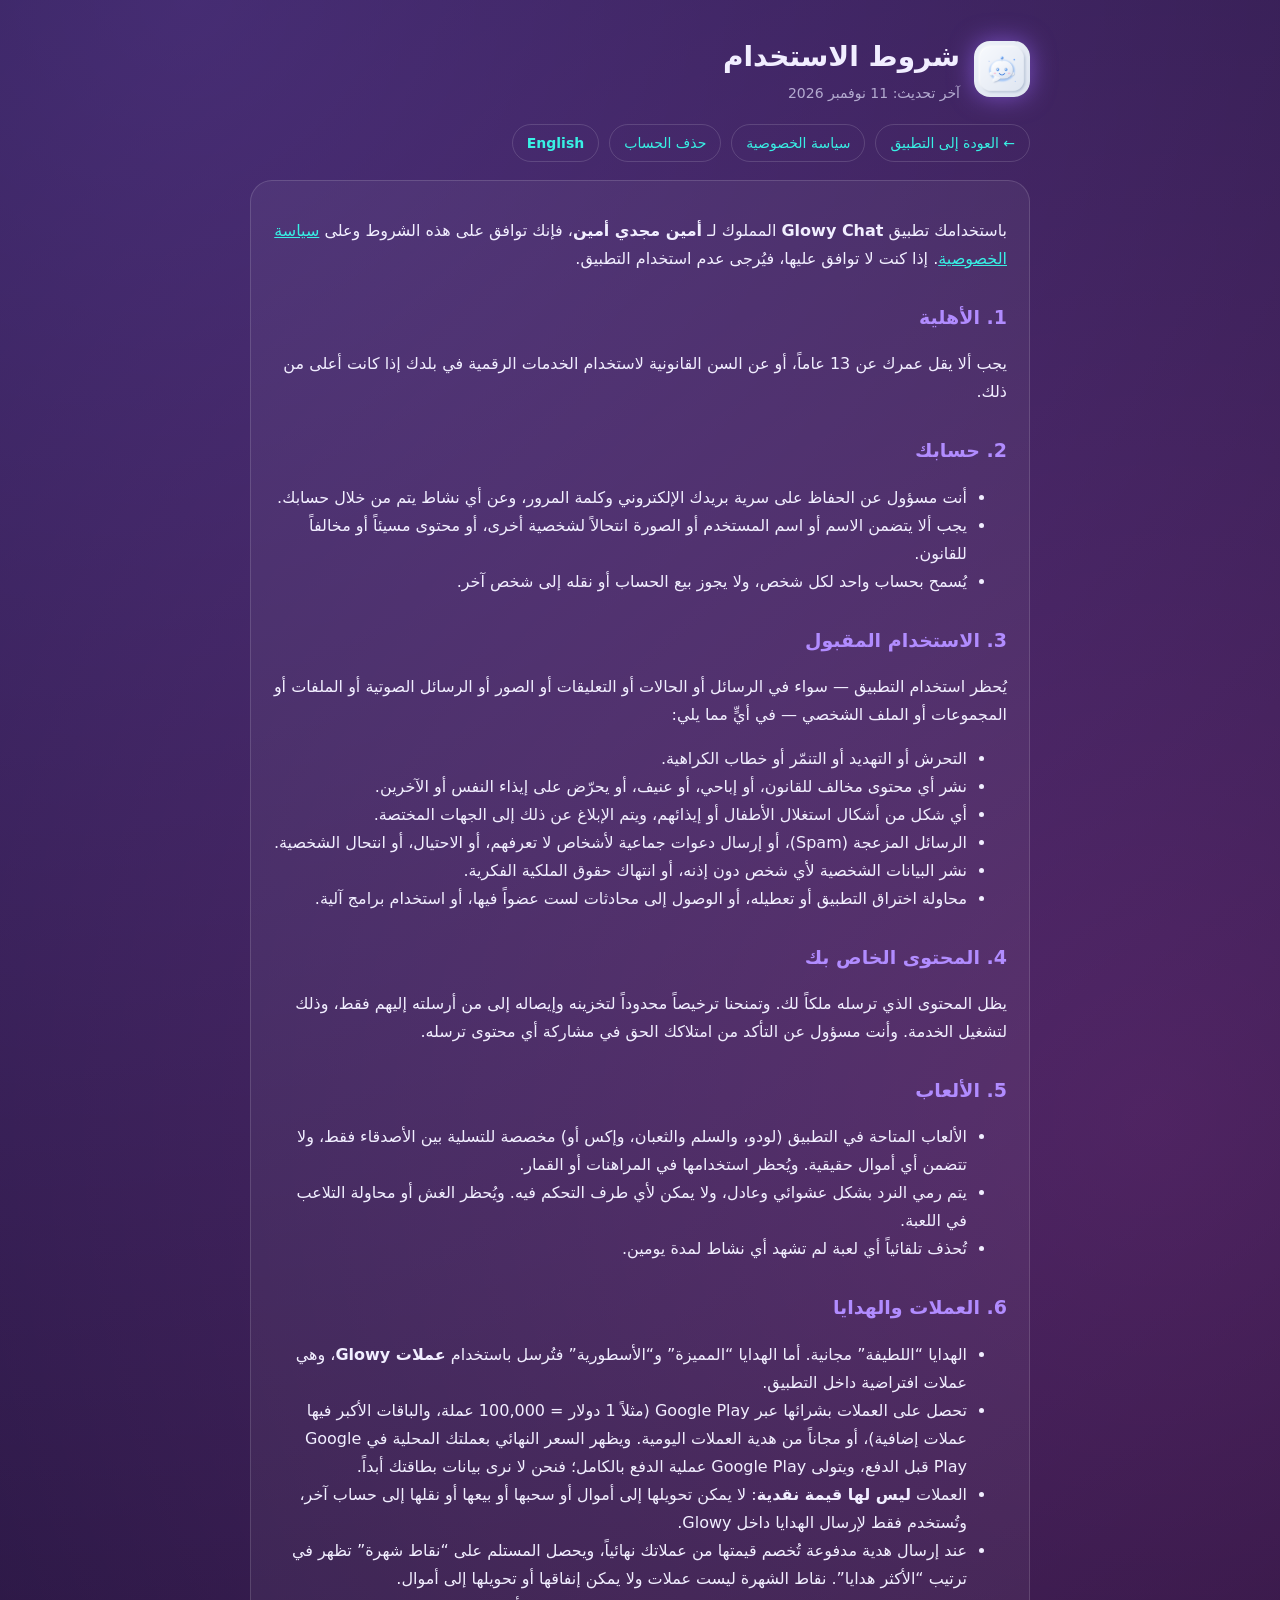
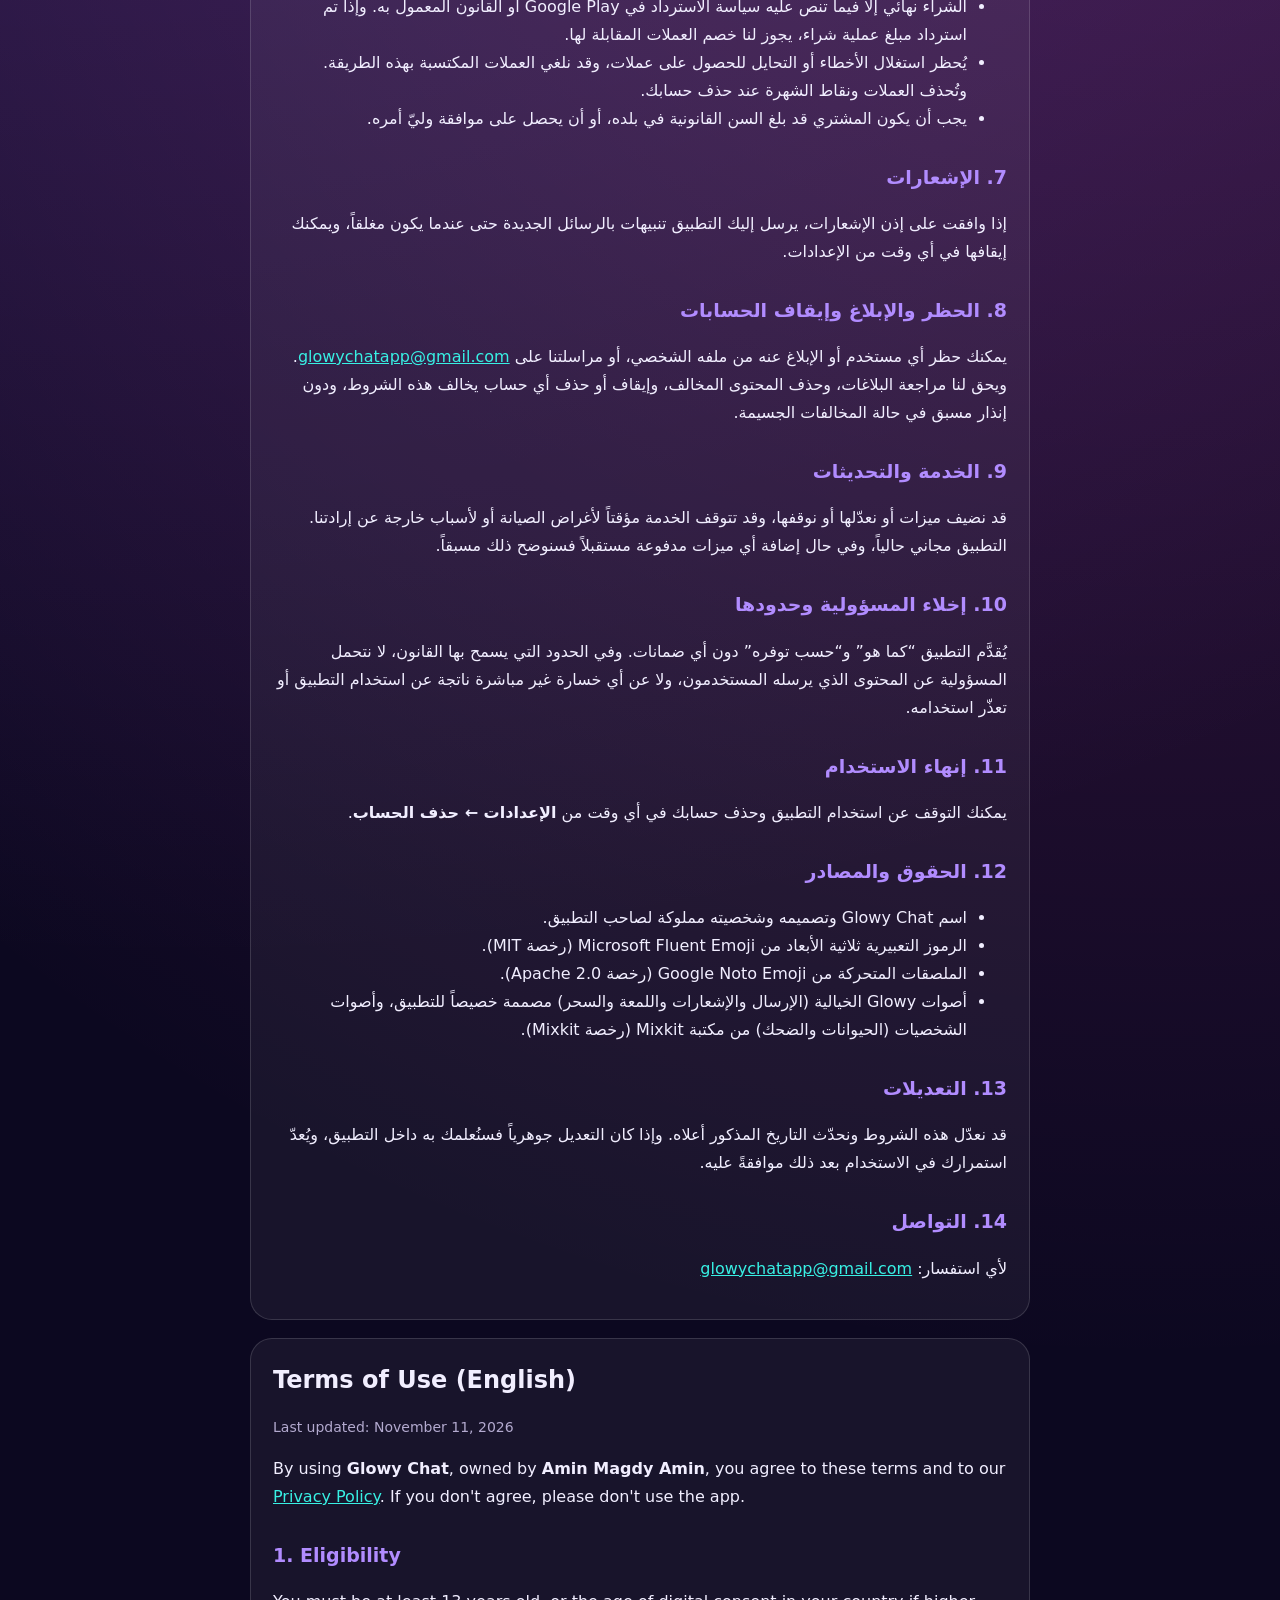
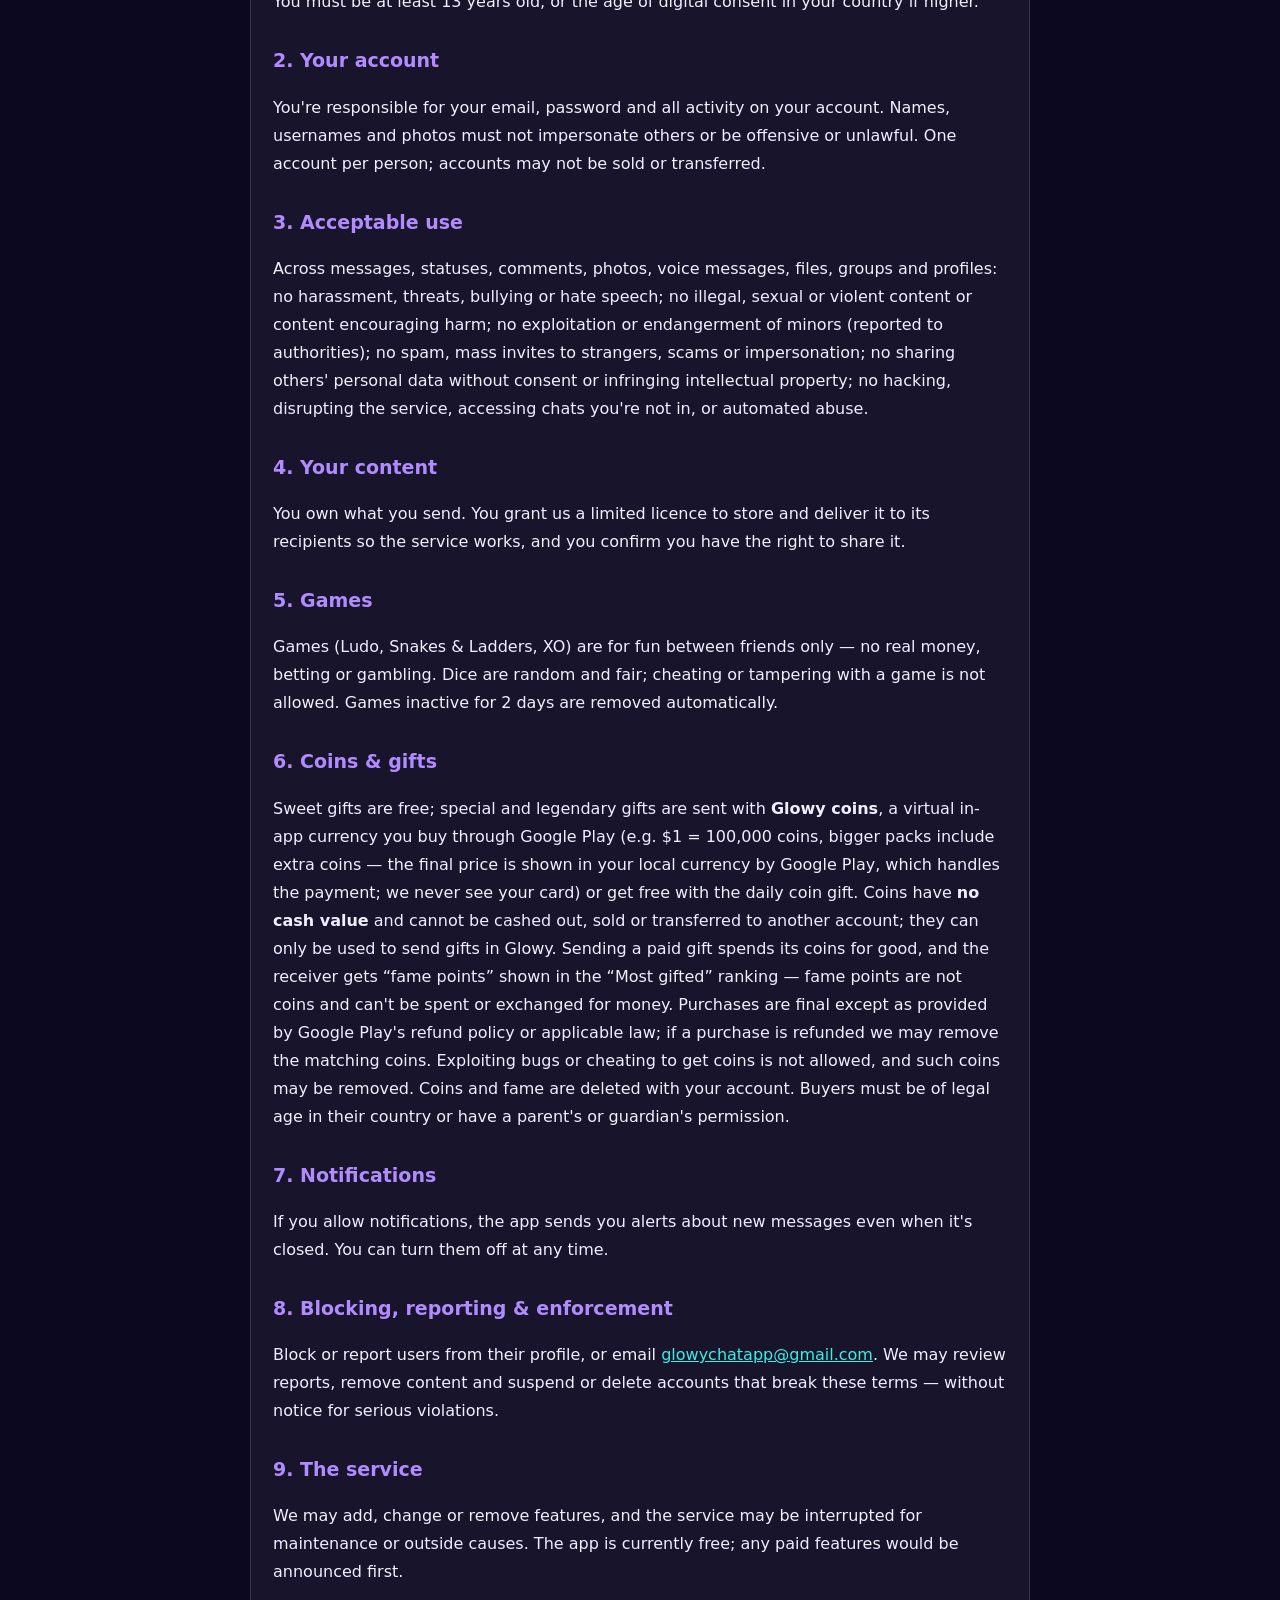
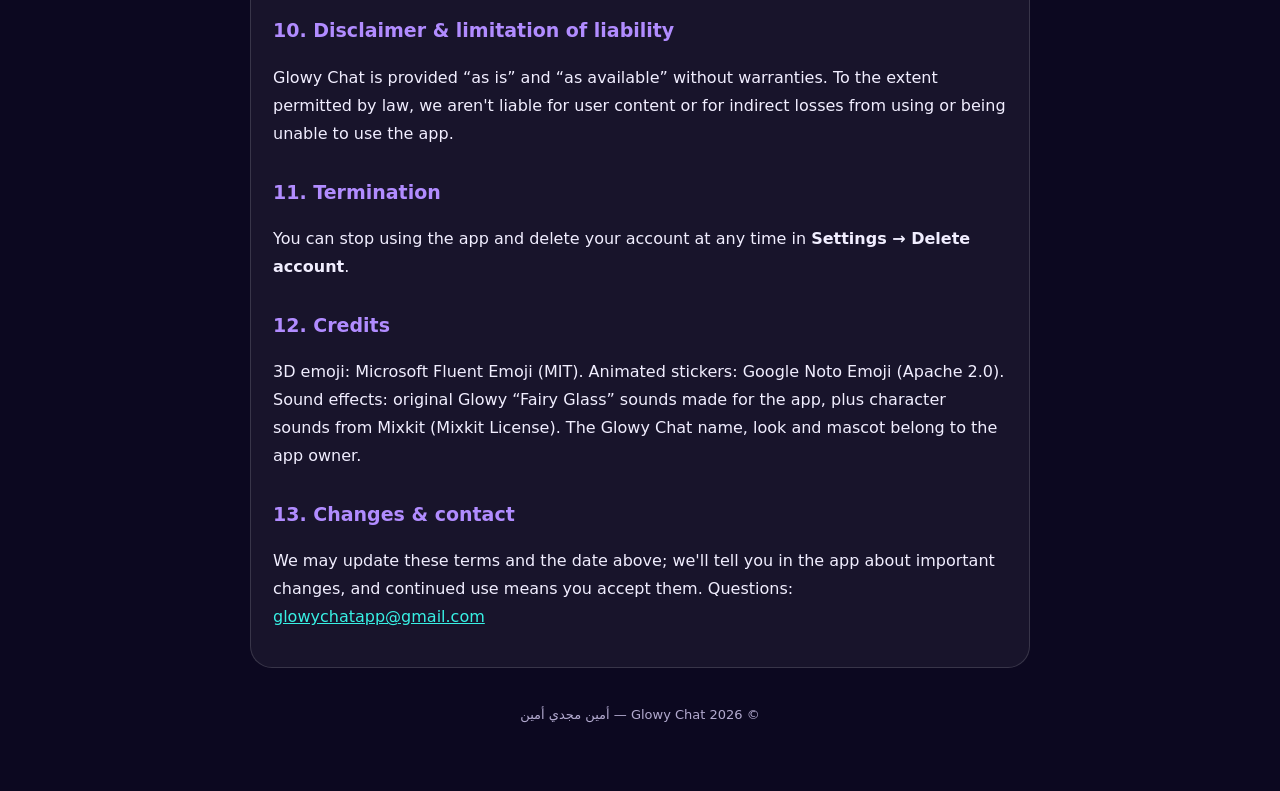
<file: terms.html>
<!doctype html>
<html lang="ar" dir="rtl">
  <head>
    <meta charset="UTF-8" />
    <meta name="viewport" content="width=device-width, initial-scale=1" />
    <title>شروط الاستخدام — Glowy Chat</title>
    <link rel="icon" type="image/png" href="favicon-64.png" />
    <link rel="stylesheet" href="legal.css" />
  </head>
  <body>
    <main>
      <header>
        <img src="glowy-icon-192.png" alt="Glowy Chat" />
        <div>
          <h1>شروط الاستخدام</h1>
          <div class="muted">آخر تحديث: 11 نوفمبر 2026</div>
        </div>
      </header>
      <nav>
        <a href="index.html">← العودة إلى التطبيق</a>
        <a href="privacy.html">سياسة الخصوصية</a>
        <a href="delete-account.html">حذف الحساب</a>
        <a class="lang-switch" href="#english">English</a>
      </nav>

      <section>
        <p>
          باستخدامك تطبيق <strong>Glowy Chat</strong> المملوك لـ <strong>أمين مجدي أمين</strong>، فإنك توافق على هذه الشروط
          وعلى <a href="privacy.html">سياسة الخصوصية</a>. إذا كنت لا توافق عليها، فيُرجى عدم استخدام التطبيق.
        </p>

        <h2>1. الأهلية</h2>
        <p>يجب ألا يقل عمرك عن 13 عاماً، أو عن السن القانونية لاستخدام الخدمات الرقمية في بلدك إذا كانت أعلى من ذلك.</p>

        <h2>2. حسابك</h2>
        <ul>
          <li>أنت مسؤول عن الحفاظ على سرية بريدك الإلكتروني وكلمة المرور، وعن أي نشاط يتم من خلال حسابك.</li>
          <li>يجب ألا يتضمن الاسم أو اسم المستخدم أو الصورة انتحالاً لشخصية أخرى، أو محتوى مسيئاً أو مخالفاً للقانون.</li>
          <li>يُسمح بحساب واحد لكل شخص، ولا يجوز بيع الحساب أو نقله إلى شخص آخر.</li>
        </ul>

        <h2>3. الاستخدام المقبول</h2>
        <p>يُحظر استخدام التطبيق — سواء في الرسائل أو الحالات أو التعليقات أو الصور أو الرسائل الصوتية أو الملفات أو المجموعات أو الملف الشخصي — في أيٍّ مما يلي:</p>
        <ul>
          <li>التحرش أو التهديد أو التنمّر أو خطاب الكراهية.</li>
          <li>نشر أي محتوى مخالف للقانون، أو إباحي، أو عنيف، أو يحرّض على إيذاء النفس أو الآخرين.</li>
          <li>أي شكل من أشكال استغلال الأطفال أو إيذائهم، ويتم الإبلاغ عن ذلك إلى الجهات المختصة.</li>
          <li>الرسائل المزعجة (Spam)، أو إرسال دعوات جماعية لأشخاص لا تعرفهم، أو الاحتيال، أو انتحال الشخصية.</li>
          <li>نشر البيانات الشخصية لأي شخص دون إذنه، أو انتهاك حقوق الملكية الفكرية.</li>
          <li>محاولة اختراق التطبيق أو تعطيله، أو الوصول إلى محادثات لست عضواً فيها، أو استخدام برامج آلية.</li>
        </ul>

        <h2>4. المحتوى الخاص بك</h2>
        <p>
          يظل المحتوى الذي ترسله ملكاً لك. وتمنحنا ترخيصاً محدوداً لتخزينه وإيصاله إلى من أرسلته إليهم فقط، وذلك لتشغيل الخدمة.
          وأنت مسؤول عن التأكد من امتلاكك الحق في مشاركة أي محتوى ترسله.
        </p>

        <h2>5. الألعاب</h2>
        <ul>
          <li>الألعاب المتاحة في التطبيق (لودو، والسلم والثعبان، وإكس أو) مخصصة للتسلية بين الأصدقاء فقط، ولا تتضمن أي أموال حقيقية. ويُحظر استخدامها في المراهنات أو القمار.</li>
          <li>يتم رمي النرد بشكل عشوائي وعادل، ولا يمكن لأي طرف التحكم فيه. ويُحظر الغش أو محاولة التلاعب في اللعبة.</li>
          <li>تُحذف تلقائياً أي لعبة لم تشهد أي نشاط لمدة يومين.</li>
        </ul>

        <h2>6. العملات والهدايا</h2>
        <ul>
          <li>الهدايا “اللطيفة” مجانية. أما الهدايا “المميزة” و“الأسطورية” فتُرسل باستخدام <strong>عملات Glowy</strong>، وهي عملات افتراضية داخل التطبيق.</li>
          <li>تحصل على العملات بشرائها عبر Google Play (مثلاً 1 دولار = 100,000 عملة، والباقات الأكبر فيها عملات إضافية)، أو مجاناً من هدية العملات اليومية. ويظهر السعر النهائي بعملتك المحلية في Google Play قبل الدفع، ويتولى Google Play عملية الدفع بالكامل؛ فنحن لا نرى بيانات بطاقتك أبداً.</li>
          <li>العملات <strong>ليس لها قيمة نقدية</strong>: لا يمكن تحويلها إلى أموال أو سحبها أو بيعها أو نقلها إلى حساب آخر، وتُستخدم فقط لإرسال الهدايا داخل Glowy.</li>
          <li>عند إرسال هدية مدفوعة تُخصم قيمتها من عملاتك نهائياً، ويحصل المستلم على “نقاط شهرة” تظهر في ترتيب “الأكثر هدايا”. نقاط الشهرة ليست عملات ولا يمكن إنفاقها أو تحويلها إلى أموال.</li>
          <li>الشراء نهائي إلا فيما تنص عليه سياسة الاسترداد في Google Play أو القانون المعمول به. وإذا تم استرداد مبلغ عملية شراء، يجوز لنا خصم العملات المقابلة لها.</li>
          <li>يُحظر استغلال الأخطاء أو التحايل للحصول على عملات، وقد نلغي العملات المكتسبة بهذه الطريقة. وتُحذف العملات ونقاط الشهرة عند حذف حسابك.</li>
          <li>يجب أن يكون المشتري قد بلغ السن القانونية في بلده، أو أن يحصل على موافقة وليّ أمره.</li>
        </ul>

        <h2>7. الإشعارات</h2>
        <p>إذا وافقت على إذن الإشعارات، يرسل إليك التطبيق تنبيهات بالرسائل الجديدة حتى عندما يكون مغلقاً، ويمكنك إيقافها في أي وقت من الإعدادات.</p>

        <h2>8. الحظر والإبلاغ وإيقاف الحسابات</h2>
        <p>
          يمكنك حظر أي مستخدم أو الإبلاغ عنه من ملفه الشخصي، أو مراسلتنا على
          <a href="mailto:glowychatapp@gmail.com">glowychatapp@gmail.com</a>.
          ويحق لنا مراجعة البلاغات، وحذف المحتوى المخالف، وإيقاف أو حذف أي حساب يخالف هذه الشروط، ودون إنذار مسبق في حالة المخالفات الجسيمة.
        </p>

        <h2>9. الخدمة والتحديثات</h2>
        <p>
          قد نضيف ميزات أو نعدّلها أو نوقفها، وقد تتوقف الخدمة مؤقتاً لأغراض الصيانة أو لأسباب خارجة عن إرادتنا.
          التطبيق مجاني حالياً، وفي حال إضافة أي ميزات مدفوعة مستقبلاً فسنوضح ذلك مسبقاً.
        </p>

        <h2>10. إخلاء المسؤولية وحدودها</h2>
        <p>
          يُقدَّم التطبيق “كما هو” و“حسب توفره” دون أي ضمانات. وفي الحدود التي يسمح بها القانون، لا نتحمل المسؤولية عن المحتوى الذي يرسله المستخدمون،
          ولا عن أي خسارة غير مباشرة ناتجة عن استخدام التطبيق أو تعذّر استخدامه.
        </p>

        <h2>11. إنهاء الاستخدام</h2>
        <p>يمكنك التوقف عن استخدام التطبيق وحذف حسابك في أي وقت من <strong>الإعدادات ← حذف الحساب</strong>.</p>

        <h2>12. الحقوق والمصادر</h2>
        <ul>
          <li>اسم Glowy Chat وتصميمه وشخصيته مملوكة لصاحب التطبيق.</li>
          <li>الرموز التعبيرية ثلاثية الأبعاد من Microsoft Fluent Emoji (رخصة MIT).</li>
          <li>الملصقات المتحركة من Google Noto Emoji (رخصة Apache 2.0).</li>
          <li>أصوات Glowy الخيالية (الإرسال والإشعارات واللمعة والسحر) مصممة خصيصاً للتطبيق، وأصوات الشخصيات (الحيوانات والضحك) من مكتبة Mixkit (رخصة Mixkit).</li>
        </ul>

        <h2>13. التعديلات</h2>
        <p>قد نعدّل هذه الشروط ونحدّث التاريخ المذكور أعلاه. وإذا كان التعديل جوهرياً فسنُعلمك به داخل التطبيق، ويُعدّ استمرارك في الاستخدام بعد ذلك موافقةً عليه.</p>

        <h2>14. التواصل</h2>
        <p>لأي استفسار: <a href="mailto:glowychatapp@gmail.com">glowychatapp@gmail.com</a></p>
      </section>

      <section id="english" dir="ltr" lang="en">
        <h1 style="font-size: 24px">Terms of Use (English)</h1>
        <p class="muted">Last updated: November 11, 2026</p>
        <p>
          By using <strong>Glowy Chat</strong>, owned by <strong>Amin Magdy Amin</strong>, you agree to these terms and to our
          <a href="privacy.html">Privacy Policy</a>. If you don't agree, please don't use the app.
        </p>

        <h2>1. Eligibility</h2>
        <p>You must be at least 13 years old, or the age of digital consent in your country if higher.</p>

        <h2>2. Your account</h2>
        <p>You're responsible for your email, password and all activity on your account. Names, usernames and photos must not impersonate others or be offensive or unlawful. One account per person; accounts may not be sold or transferred.</p>

        <h2>3. Acceptable use</h2>
        <p>
          Across messages, statuses, comments, photos, voice messages, files, groups and profiles: no harassment, threats, bullying or hate speech; no illegal, sexual or violent content or
          content encouraging harm; no exploitation or endangerment of minors (reported to authorities); no spam, mass invites to strangers, scams or impersonation;
          no sharing others' personal data without consent or infringing intellectual property; no hacking, disrupting the service, accessing chats you're not in, or automated abuse.
        </p>

        <h2>4. Your content</h2>
        <p>You own what you send. You grant us a limited licence to store and deliver it to its recipients so the service works, and you confirm you have the right to share it.</p>

        <h2>5. Games</h2>
        <p>Games (Ludo, Snakes &amp; Ladders, XO) are for fun between friends only — no real money, betting or gambling. Dice are random and fair; cheating or tampering with a game is not allowed. Games inactive for 2 days are removed automatically.</p>

        <h2>6. Coins &amp; gifts</h2>
        <p>
          Sweet gifts are free; special and legendary gifts are sent with <strong>Glowy coins</strong>, a virtual in-app currency you buy through Google Play
          (e.g. $1 = 100,000 coins, bigger packs include extra coins — the final price is shown in your local currency by Google Play, which handles the payment; we never see your card)
          or get free with the daily coin gift. Coins have <strong>no cash value</strong> and cannot be cashed out, sold or transferred to another account; they can only be used to send gifts in Glowy.
          Sending a paid gift spends its coins for good, and the receiver gets “fame points” shown in the “Most gifted” ranking — fame points are not coins and can't be spent or exchanged for money.
          Purchases are final except as provided by Google Play's refund policy or applicable law; if a purchase is refunded we may remove the matching coins.
          Exploiting bugs or cheating to get coins is not allowed, and such coins may be removed. Coins and fame are deleted with your account.
          Buyers must be of legal age in their country or have a parent's or guardian's permission.
        </p>

        <h2>7. Notifications</h2>
        <p>If you allow notifications, the app sends you alerts about new messages even when it's closed. You can turn them off at any time.</p>

        <h2>8. Blocking, reporting &amp; enforcement</h2>
        <p>Block or report users from their profile, or email <a href="mailto:glowychatapp@gmail.com">glowychatapp@gmail.com</a>. We may review reports, remove content and suspend or delete accounts that break these terms — without notice for serious violations.</p>

        <h2>9. The service</h2>
        <p>We may add, change or remove features, and the service may be interrupted for maintenance or outside causes. The app is currently free; any paid features would be announced first.</p>

        <h2>10. Disclaimer &amp; limitation of liability</h2>
        <p>Glowy Chat is provided “as is” and “as available” without warranties. To the extent permitted by law, we aren't liable for user content or for indirect losses from using or being unable to use the app.</p>

        <h2>11. Termination</h2>
        <p>You can stop using the app and delete your account at any time in <strong>Settings → Delete account</strong>.</p>

        <h2>12. Credits</h2>
        <p>3D emoji: Microsoft Fluent Emoji (MIT). Animated stickers: Google Noto Emoji (Apache 2.0). Sound effects: original Glowy “Fairy Glass” sounds made for the app, plus character sounds from Mixkit (Mixkit License). The Glowy Chat name, look and mascot belong to the app owner.</p>

        <h2>13. Changes &amp; contact</h2>
        <p>We may update these terms and the date above; we'll tell you in the app about important changes, and continued use means you accept them. Questions: <a href="mailto:glowychatapp@gmail.com">glowychatapp@gmail.com</a></p>
      </section>

      <footer>© 2026 Glowy Chat — أمين مجدي أمين</footer>
    </main>
  </body>
</html>
</file>
<file: legal.css>
:root {
  color-scheme: dark;
  --bg: #0c0820;
  --card: rgba(255, 255, 255, 0.05);
  --border: rgba(255, 255, 255, 0.14);
  --text: #f1eeff;
  --muted: #b3aacf;
  --accent: #b18cff;
  --mint: #38f0e4;
}

* {
  box-sizing: border-box;
}

body {
  margin: 0;
  font-family: "Segoe UI", "Tahoma", system-ui, -apple-system, sans-serif;
  line-height: 1.75;
  color: var(--text);
  background: radial-gradient(circle at 15% 0%, rgba(157, 107, 255, 0.35), transparent 45%),
    radial-gradient(circle at 90% 20%, rgba(255, 79, 210, 0.22), transparent 40%), var(--bg);
  min-height: 100vh;
}

main {
  max-width: 820px;
  margin: 0 auto;
  padding: 32px 20px 64px;
}

header {
  display: flex;
  align-items: center;
  gap: 14px;
  margin-bottom: 18px;
}

header img {
  width: 56px;
  height: 56px;
  border-radius: 16px;
  box-shadow: 0 0 24px rgba(157, 107, 255, 0.6);
}

h1 {
  margin: 0;
  font-size: 28px;
}

h2 {
  margin: 28px 0 8px;
  font-size: 19px;
  color: var(--accent);
}

p,
li {
  color: var(--text);
}

.muted {
  color: var(--muted);
  font-size: 14px;
}

section {
  padding: 20px 22px;
  margin: 18px 0;
  border-radius: 22px;
  background: var(--card);
  border: 1px solid var(--border);
}

a {
  color: var(--mint);
}

nav {
  display: flex;
  flex-wrap: wrap;
  gap: 10px;
  margin: 8px 0 18px;
}

nav a {
  padding: 6px 14px;
  border-radius: 999px;
  border: 1px solid var(--border);
  text-decoration: none;
  font-size: 14px;
}

.lang-switch {
  font-weight: 700;
}

.box {
  padding: 14px 16px;
  border-radius: 16px;
  background: rgba(56, 240, 228, 0.07);
  border: 1px dashed rgba(56, 240, 228, 0.4);
}

footer {
  margin-top: 36px;
  text-align: center;
  color: var(--muted);
  font-size: 13px;
}
</file>
